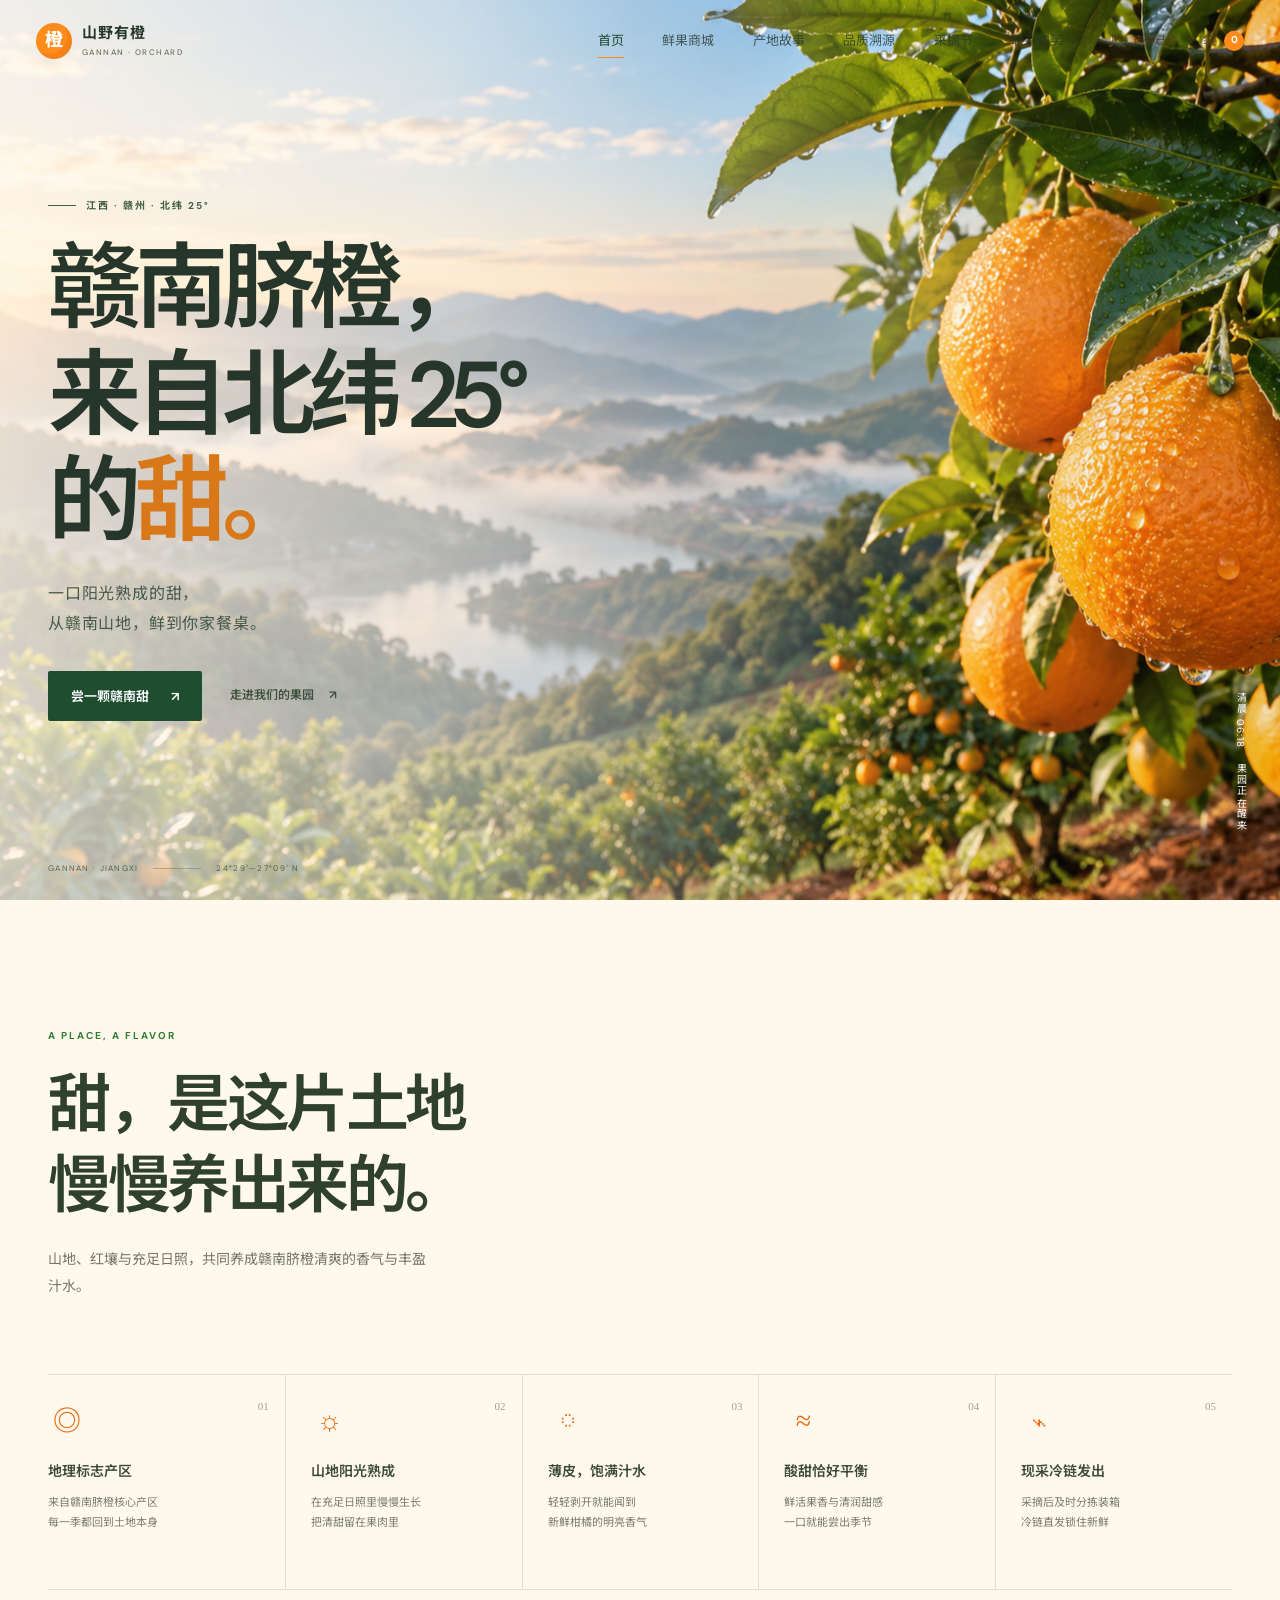
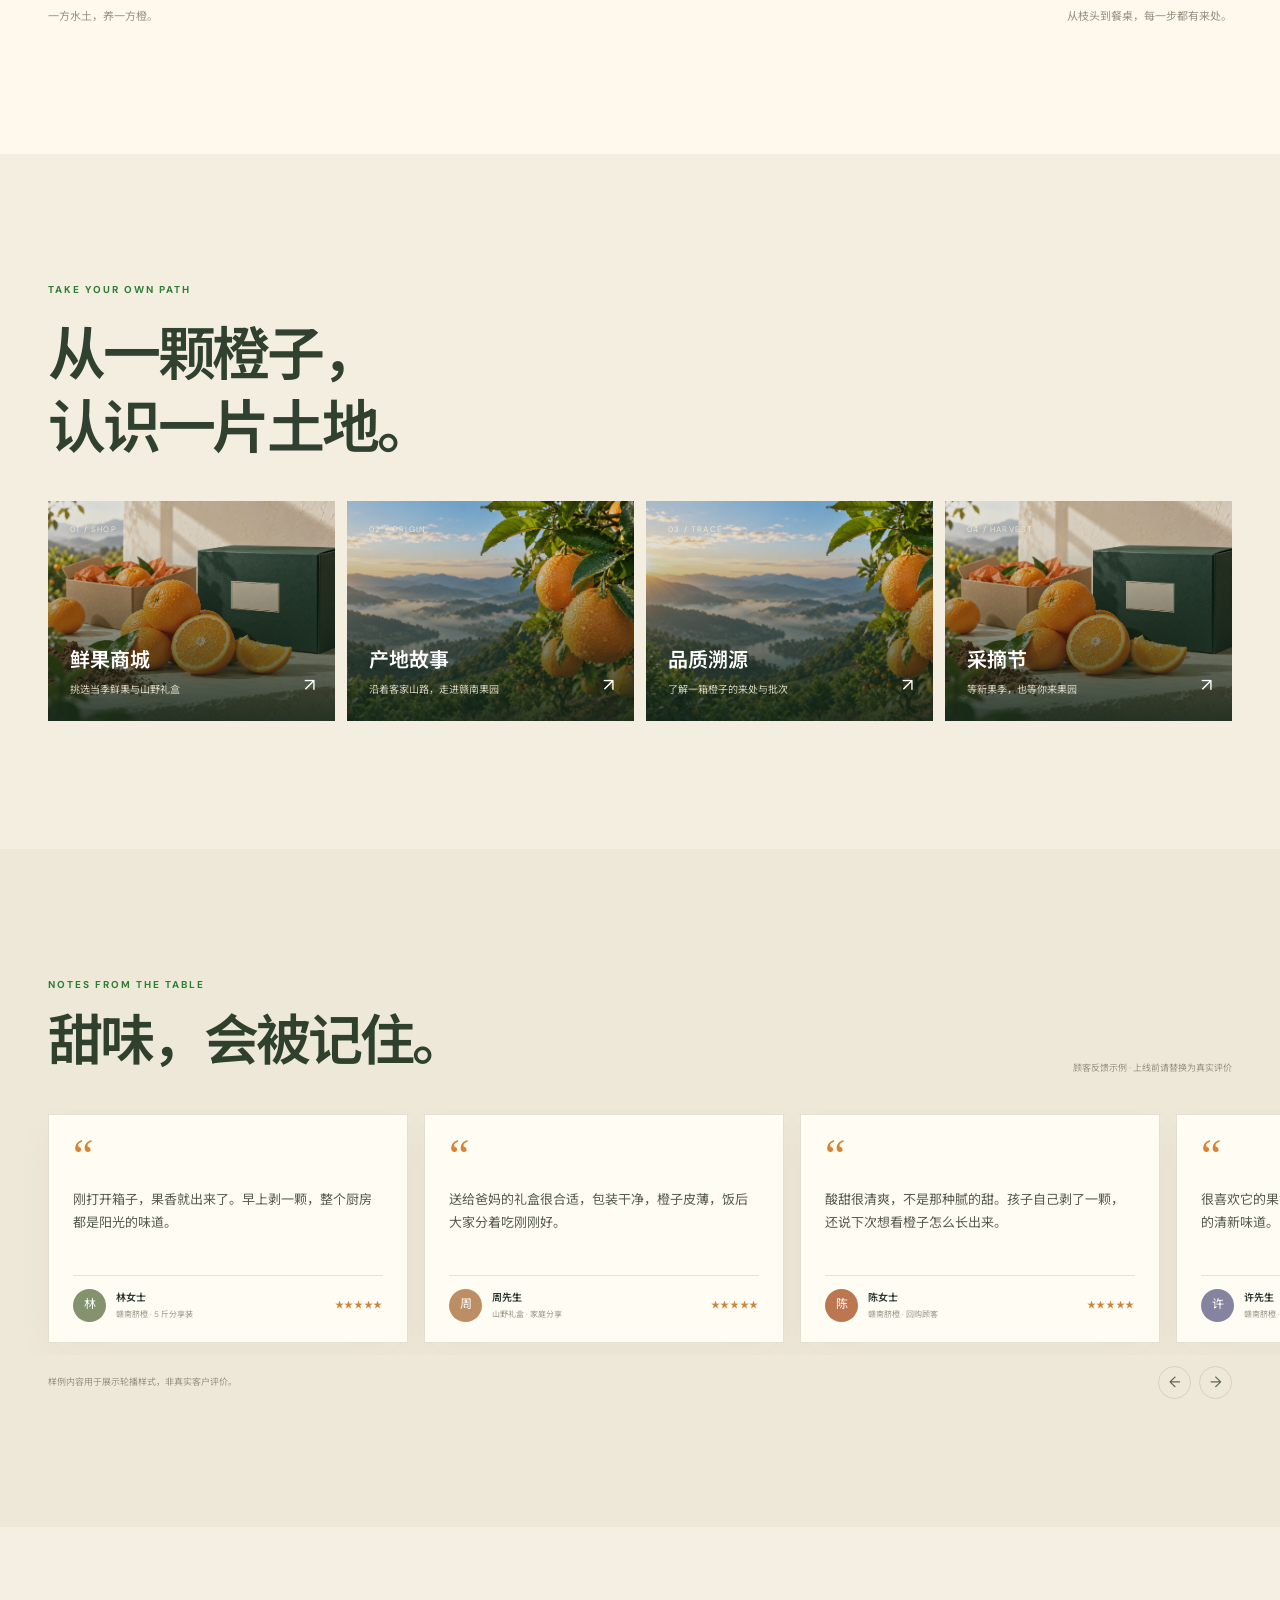
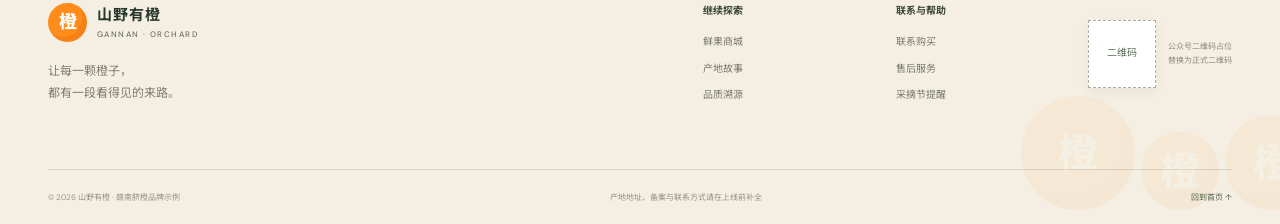
<file: index.html>
<!doctype html>
<html lang="zh-CN">
<head>
  <meta charset="utf-8"><meta name="viewport" content="width=device-width,initial-scale=1,viewport-fit=cover"><meta name="theme-color" content="#fff8ed">
  <meta name="description" content="山野有橙，来自赣南山地果园的脐橙品牌。走进果园，遇见北纬25°的清甜。">
  <title>山野有橙 — 赣南脐橙，来自北纬 25° 的甜</title>
  <link rel="preload" as="image" href="assets/gannan-orchard-hero.png" fetchpriority="high"><link rel="stylesheet" href="styles.css">
  <script src="site-shell.js" defer></script><script src="script.js" defer></script>
</head>
<body data-page="home">
  <a class="skip-link" href="#main">跳转到主要内容</a><div class="juice-progress" aria-hidden="true"><span id="scrollProgress"></span></div>
  <div id="siteHeader"></div>
  <div class="intro" id="intro" aria-label="欢迎来到山野有橙" role="status"><div class="intro-fruit" aria-hidden="true"><span></span><i></i></div><p>山野有橙 <span>·</span> 一颗来自赣南的甜</p><button class="intro-skip" id="skipIntro" type="button">跳过动画</button></div>
  <main id="main">
    <section class="hero" id="home" aria-labelledby="heroTitle"><div class="hero-photo" aria-hidden="true"></div><div class="hero-glow" aria-hidden="true"></div><div class="hero-content wrap"><p class="eyebrow"><span class="eyebrow-line"></span>江西 · 赣州 · 北纬 25°</p><h1 id="heroTitle">赣南脐橙，<br>来自北纬 25°<br>的<span>甜。</span></h1><p class="hero-copy">一口阳光熟成的甜，<br>从赣南山地，鲜到你家餐桌。</p><div class="hero-ctas"><a class="button button-dark" href="store.html">尝一颗赣南甜 <span aria-hidden="true">↗</span></a><a class="text-link light-link" href="origin.html">走进我们的果园 <span aria-hidden="true">↗</span></a></div></div><div class="hero-note" aria-hidden="true"><span>GANNAN · JIANGXI</span><i></i><span>24°29′—27°09′ N</span></div><div class="hero-side-caption"><span>清晨 06:18</span><span>果园正在醒来</span></div></section>
    <section class="promise section-pad" aria-labelledby="promiseTitle"><div class="wrap"><div class="section-heading promise-heading reveal"><p class="eyebrow">A PLACE, A FLAVOR</p><h2 id="promiseTitle">甜，是这片土地<br>慢慢养出来的。</h2><p class="section-intro">山地、红壤与充足日照，共同养成赣南脐橙清爽的香气与丰盈汁水。</p></div><div class="promise-grid"><article class="promise-item reveal"><span class="promise-no">01</span><span class="promise-symbol" aria-hidden="true">◎</span><h3>地理标志产区</h3><p>来自赣南脐橙核心产区<br>每一季都回到土地本身</p></article><article class="promise-item reveal"><span class="promise-no">02</span><span class="promise-symbol" aria-hidden="true">☼</span><h3>山地阳光熟成</h3><p>在充足日照里慢慢生长<br>把清甜留在果肉里</p></article><article class="promise-item reveal"><span class="promise-no">03</span><span class="promise-symbol" aria-hidden="true">◌</span><h3>薄皮，饱满汁水</h3><p>轻轻剥开就能闻到<br>新鲜柑橘的明亮香气</p></article><article class="promise-item reveal"><span class="promise-no">04</span><span class="promise-symbol" aria-hidden="true">≈</span><h3>酸甜恰好平衡</h3><p>鲜活果香与清润甜感<br>一口就能尝出季节</p></article><article class="promise-item reveal"><span class="promise-no">05</span><span class="promise-symbol" aria-hidden="true">⌁</span><h3>现采冷链发出</h3><p>采摘后及时分拣装箱<br>冷链直发锁住新鲜</p></article></div><div class="promise-foot"><span>一方水土，养一方橙。</span><span>从枝头到餐桌，每一步都有来处。</span></div></div></section>
    <section class="page-gateways section-pad" aria-labelledby="gatewaysTitle"><div class="wrap"><div class="gateway-heading reveal"><p class="eyebrow">TAKE YOUR OWN PATH</p><h2 id="gatewaysTitle">从一颗橙子，<br>认识一片土地。</h2></div><div class="gateway-grid"><a class="gateway-card gateway-shop reveal" href="store.html"><span>01 / SHOP</span><h3>鲜果商城</h3><p>挑选当季鲜果与山野礼盒</p><b aria-hidden="true">↗</b></a><a class="gateway-card gateway-origin reveal" href="origin.html"><span>02 / ORIGIN</span><h3>产地故事</h3><p>沿着客家山路，走进赣南果园</p><b aria-hidden="true">↗</b></a><a class="gateway-card gateway-trace reveal" href="trace.html"><span>03 / TRACE</span><h3>品质溯源</h3><p>了解一箱橙子的来处与批次</p><b aria-hidden="true">↗</b></a><a class="gateway-card gateway-harvest reveal" href="harvest.html"><span>04 / HARVEST</span><h3>采摘节</h3><p>等新果季，也等你来果园</p><b aria-hidden="true">↗</b></a></div></div></section>
    <section class="voices section-pad" id="voices" aria-labelledby="voicesTitle"><div class="wrap voices-head reveal"><div><p class="eyebrow">NOTES FROM THE TABLE</p><h2 id="voicesTitle">甜味，会被记住。</h2></div><span>顾客反馈示例 · 上线前请替换为真实评价</span></div><div class="review-viewport" id="reviewViewport" tabindex="0" aria-label="顾客评价轮播，可拖动浏览"><div class="review-track" id="reviewTrack"><article class="review-card"><span class="review-mark">“</span><p>刚打开箱子，果香就出来了。早上剥一颗，整个厨房都是阳光的味道。</p><div class="review-person"><span class="avatar avatar-1">林</span><span><b>林女士</b><small>赣南脐橙 · 5 斤分享装</small></span><span class="review-stars" aria-label="5 星">★★★★★</span></div></article><article class="review-card"><span class="review-mark">“</span><p>送给爸妈的礼盒很合适，包装干净，橙子皮薄，饭后大家分着吃刚刚好。</p><div class="review-person"><span class="avatar avatar-2">周</span><span><b>周先生</b><small>山野礼盒 · 家庭分享</small></span><span class="review-stars" aria-label="5 星">★★★★★</span></div></article><article class="review-card"><span class="review-mark">“</span><p>酸甜很清爽，不是那种腻的甜。孩子自己剥了一颗，还说下次想看橙子怎么长出来。</p><div class="review-person"><span class="avatar avatar-3">陈</span><span><b>陈女士</b><small>赣南脐橙 · 回购顾客</small></span><span class="review-stars" aria-label="5 星">★★★★★</span></div></article><article class="review-card"><span class="review-mark">“</span><p>很喜欢它的果香，橙皮放在桌边几天，家里也有淡淡的清新味道。</p><div class="review-person"><span class="avatar avatar-4">许</span><span><b>许先生</b><small>赣南脐橙 · 5 斤分享装</small></span><span class="review-stars" aria-label="5 星">★★★★★</span></div></article></div></div><div class="wrap reviews-foot"><span>样例内容用于展示轮播样式，非真实客户评价。</span><div><button id="reviewPrev" type="button" aria-label="上一条评价">←</button><button id="reviewNext" type="button" aria-label="下一条评价">→</button></div></div></section>
  </main>
  <div id="siteFooter"></div><div class="toast" id="toast" role="status" aria-live="polite"></div><div class="juice-cursor" id="juiceCursor" aria-hidden="true"></div>
</body></html>
</file>
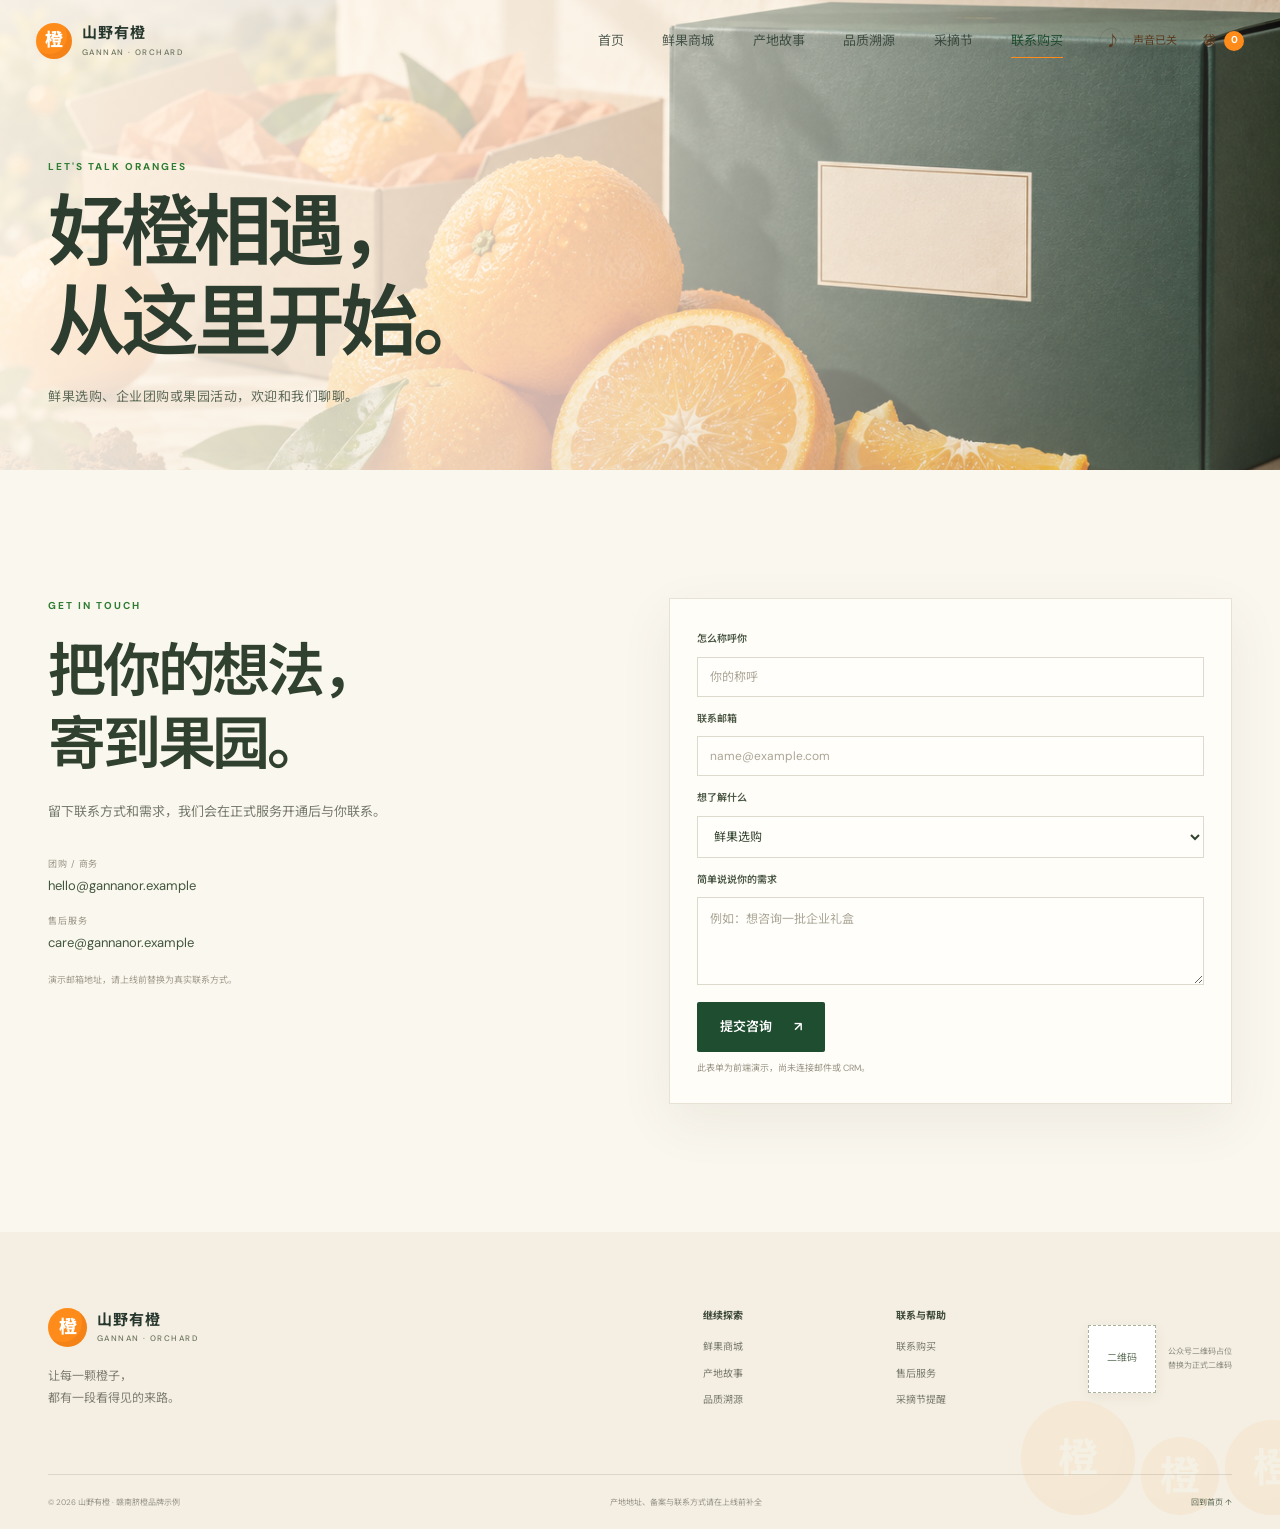
<file: contact.html>
<!doctype html>
<html lang="zh-CN"><head><meta charset="utf-8"><meta name="viewport" content="width=device-width,initial-scale=1,viewport-fit=cover"><meta name="theme-color" content="#fff8ed"><meta name="description" content="联系山野有橙，咨询鲜果购买、企业团购及采摘活动。"><title>联系购买 — 山野有橙</title><link rel="stylesheet" href="styles.css"><script src="site-shell.js" defer></script><script src="script.js" defer></script></head>
<body data-page="contact"><a class="skip-link" href="#main">跳转到主要内容</a><div class="juice-progress" aria-hidden="true"><span id="scrollProgress"></span></div><div id="siteHeader"></div>
<main id="main"><section class="inner-hero contact-mast"><div class="wrap inner-hero-copy"><p class="eyebrow">LET'S TALK ORANGES</p><h1>好橙相遇，<br>从这里开始。</h1><p>鲜果选购、企业团购或果园活动，欢迎和我们聊聊。</p></div></section>
<section class="contact-section section-pad"><div class="wrap contact-layout"><div class="contact-copy"><p class="eyebrow">GET IN TOUCH</p><h2>把你的想法，<br>寄到果园。</h2><p>留下联系方式和需求，我们会在正式服务开通后与你联系。</p><div class="contact-detail"><span>团购 / 商务</span><a href="mailto:hello@gannanor.example">hello@gannanor.example</a></div><div class="contact-detail"><span>售后服务</span><a href="mailto:care@gannanor.example">care@gannanor.example</a></div><small>演示邮箱地址，请上线前替换为真实联系方式。</small></div><form class="contact-form" id="contactForm"><label for="contactName">怎么称呼你</label><input id="contactName" name="name" autocomplete="name" placeholder="你的称呼" required><label for="contactEmail">联系邮箱</label><input id="contactEmail" name="email" type="email" autocomplete="email" placeholder="name@example.com" required><label for="contactNeed">想了解什么</label><select id="contactNeed" name="need"><option>鲜果选购</option><option>企业团购</option><option>果园采摘</option><option>品牌合作</option></select><label for="contactMessage">简单说说你的需求</label><textarea id="contactMessage" name="message" rows="4" placeholder="例如：想咨询一批企业礼盒"></textarea><button class="button button-dark" type="submit">提交咨询 <span aria-hidden="true">↗</span></button><p class="form-feedback" id="formFeedback" role="status" aria-live="polite">此表单为前端演示，尚未连接邮件或 CRM。</p></form></div></section></main>
<div id="siteFooter"></div><div class="toast" id="toast" role="status" aria-live="polite"></div><div class="juice-cursor" id="juiceCursor" aria-hidden="true"></div></body></html>
</file>
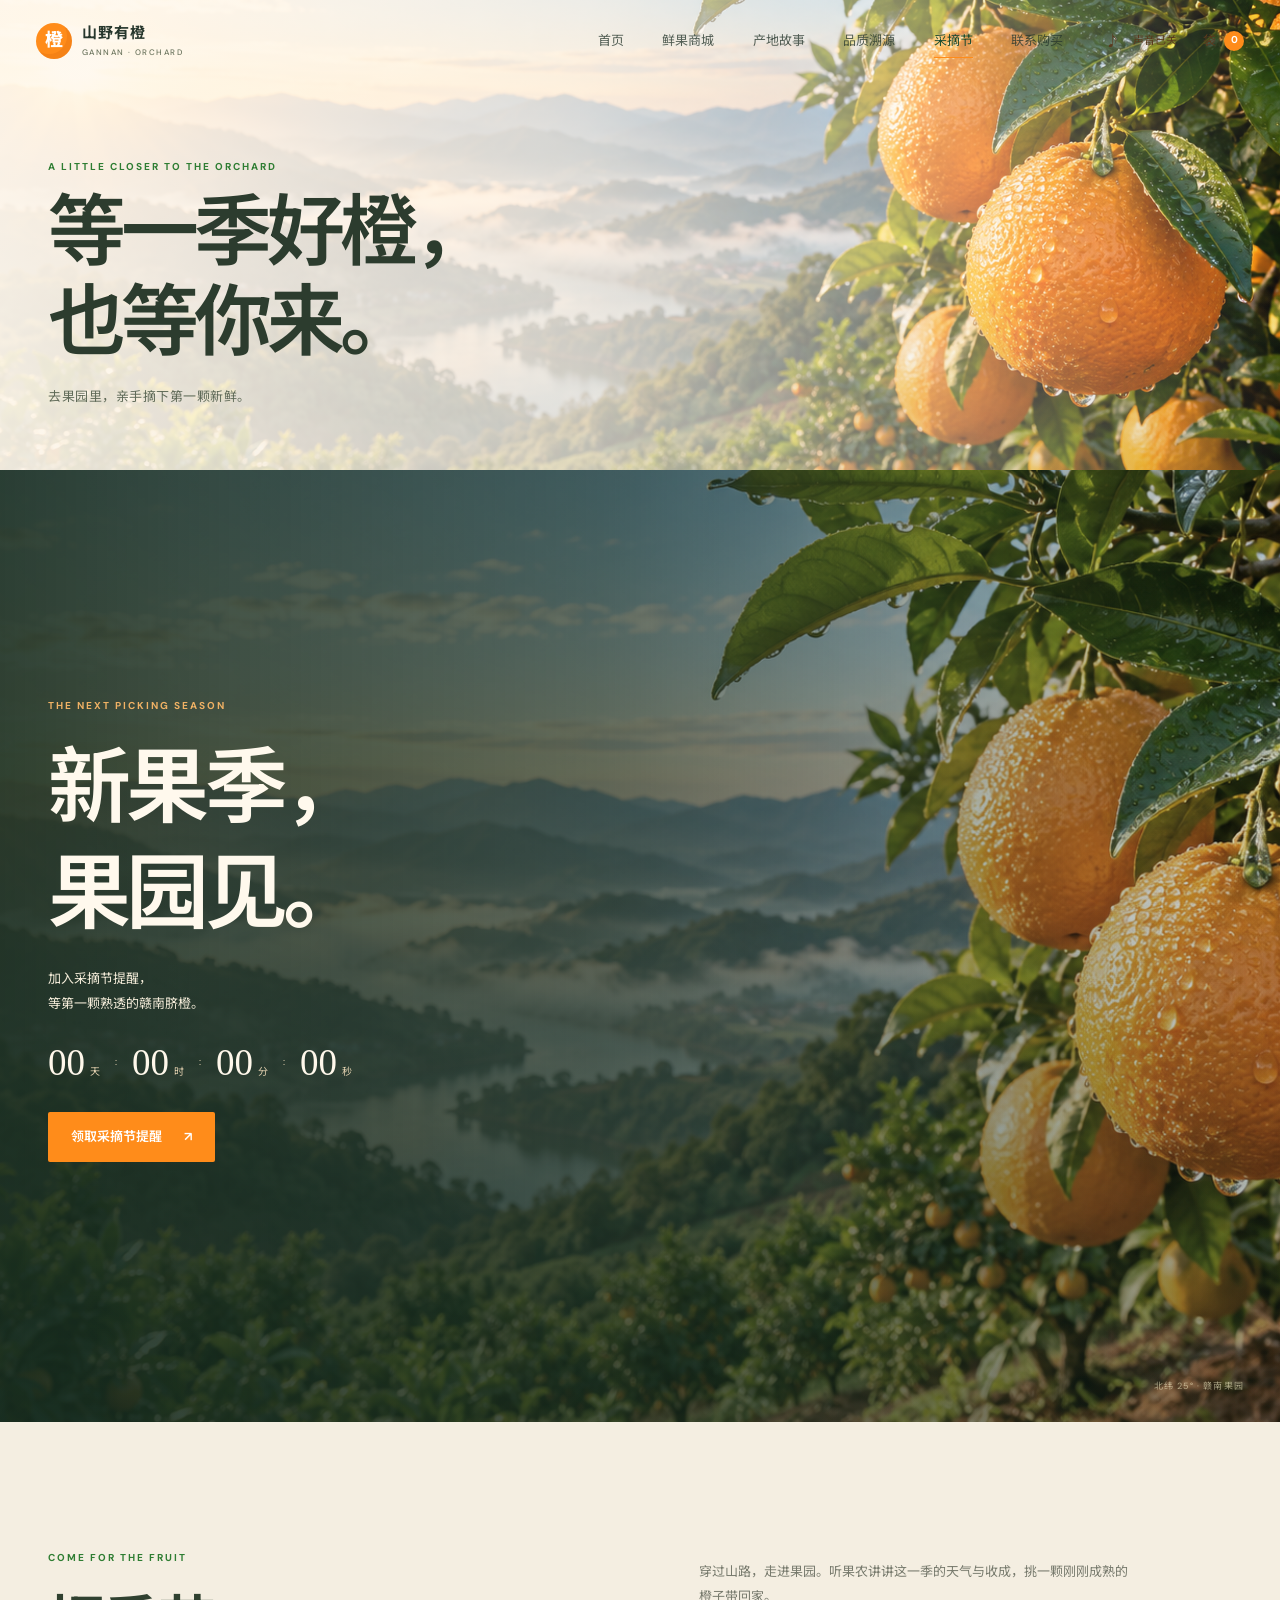
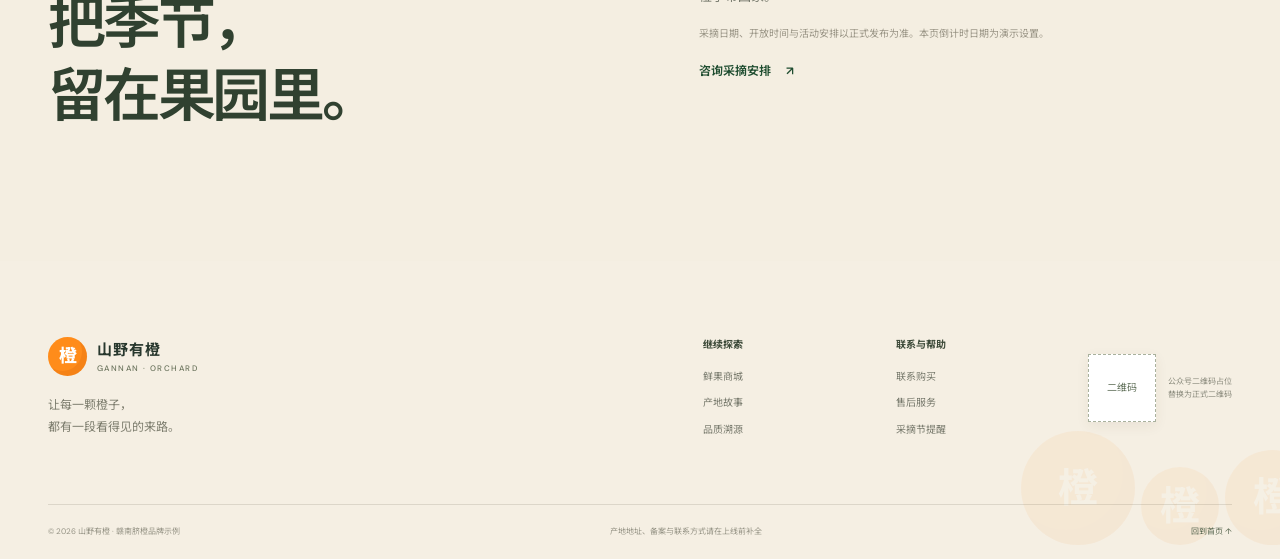
<file: harvest.html>
<!doctype html>
<html lang="zh-CN"><head><meta charset="utf-8"><meta name="viewport" content="width=device-width,initial-scale=1,viewport-fit=cover"><meta name="theme-color" content="#fff8ed"><meta name="description" content="加入赣南脐橙采摘节提醒，等待新果季启程。"><title>采摘节 — 山野有橙</title><link rel="stylesheet" href="styles.css"><script src="site-shell.js" defer></script><script src="script.js" defer></script></head>
<body data-page="harvest"><a class="skip-link" href="#main">跳转到主要内容</a><div class="juice-progress" aria-hidden="true"><span id="scrollProgress"></span></div><div id="siteHeader"></div>
<main id="main"><section class="inner-hero harvest-mast"><div class="wrap inner-hero-copy"><p class="eyebrow">A LITTLE CLOSER TO THE ORCHARD</p><h1>等一季好橙，<br>也等你来。</h1><p>去果园里，亲手摘下第一颗新鲜。</p></div></section>
<section class="harvest section-pad" id="harvest" aria-labelledby="harvestTitle"><div class="harvest-photo" aria-hidden="true"></div><div class="harvest-overlay" aria-hidden="true"></div><div class="harvest-particles" id="harvestParticles" aria-hidden="true"></div><div class="wrap harvest-content reveal"><p class="eyebrow">THE NEXT PICKING SEASON</p><h2 id="harvestTitle">新果季，<br>果园见。</h2><p>加入采摘节提醒，<br>等第一颗熟透的赣南脐橙。</p><div class="countdown" aria-label="采摘节倒计时"><div><b id="countDays">--</b><span>天</span></div><i>:</i><div><b id="countHours">--</b><span>时</span></div><i>:</i><div><b id="countMinutes">--</b><span>分</span></div><i>:</i><div><b id="countSeconds">--</b><span>秒</span></div></div><button class="button button-orange" id="couponButton" type="button">领取采摘节提醒 <span aria-hidden="true">↗</span></button><p class="harvest-feedback" id="couponFeedback" role="status" aria-live="polite"></p></div><span class="harvest-coordinate" aria-hidden="true">北纬 25° · 赣南果园</span></section>
<section class="harvest-details section-pad"><div class="wrap harvest-detail-grid"><div><p class="eyebrow">COME FOR THE FRUIT</p><h2>把季节，<br>留在果园里。</h2></div><div><p>穿过山路，走进果园。听果农讲讲这一季的天气与收成，挑一颗刚刚成熟的橙子带回家。</p><p class="harvest-detail-note">采摘日期、开放时间与活动安排以正式发布为准。本页倒计时日期为演示设置。</p><a class="text-link" href="contact.html">咨询采摘安排 <span aria-hidden="true">↗</span></a></div></div></section></main>
<div id="siteFooter"></div><div class="toast" id="toast" role="status" aria-live="polite"></div><div class="juice-cursor" id="juiceCursor" aria-hidden="true"></div></body></html>
</file>
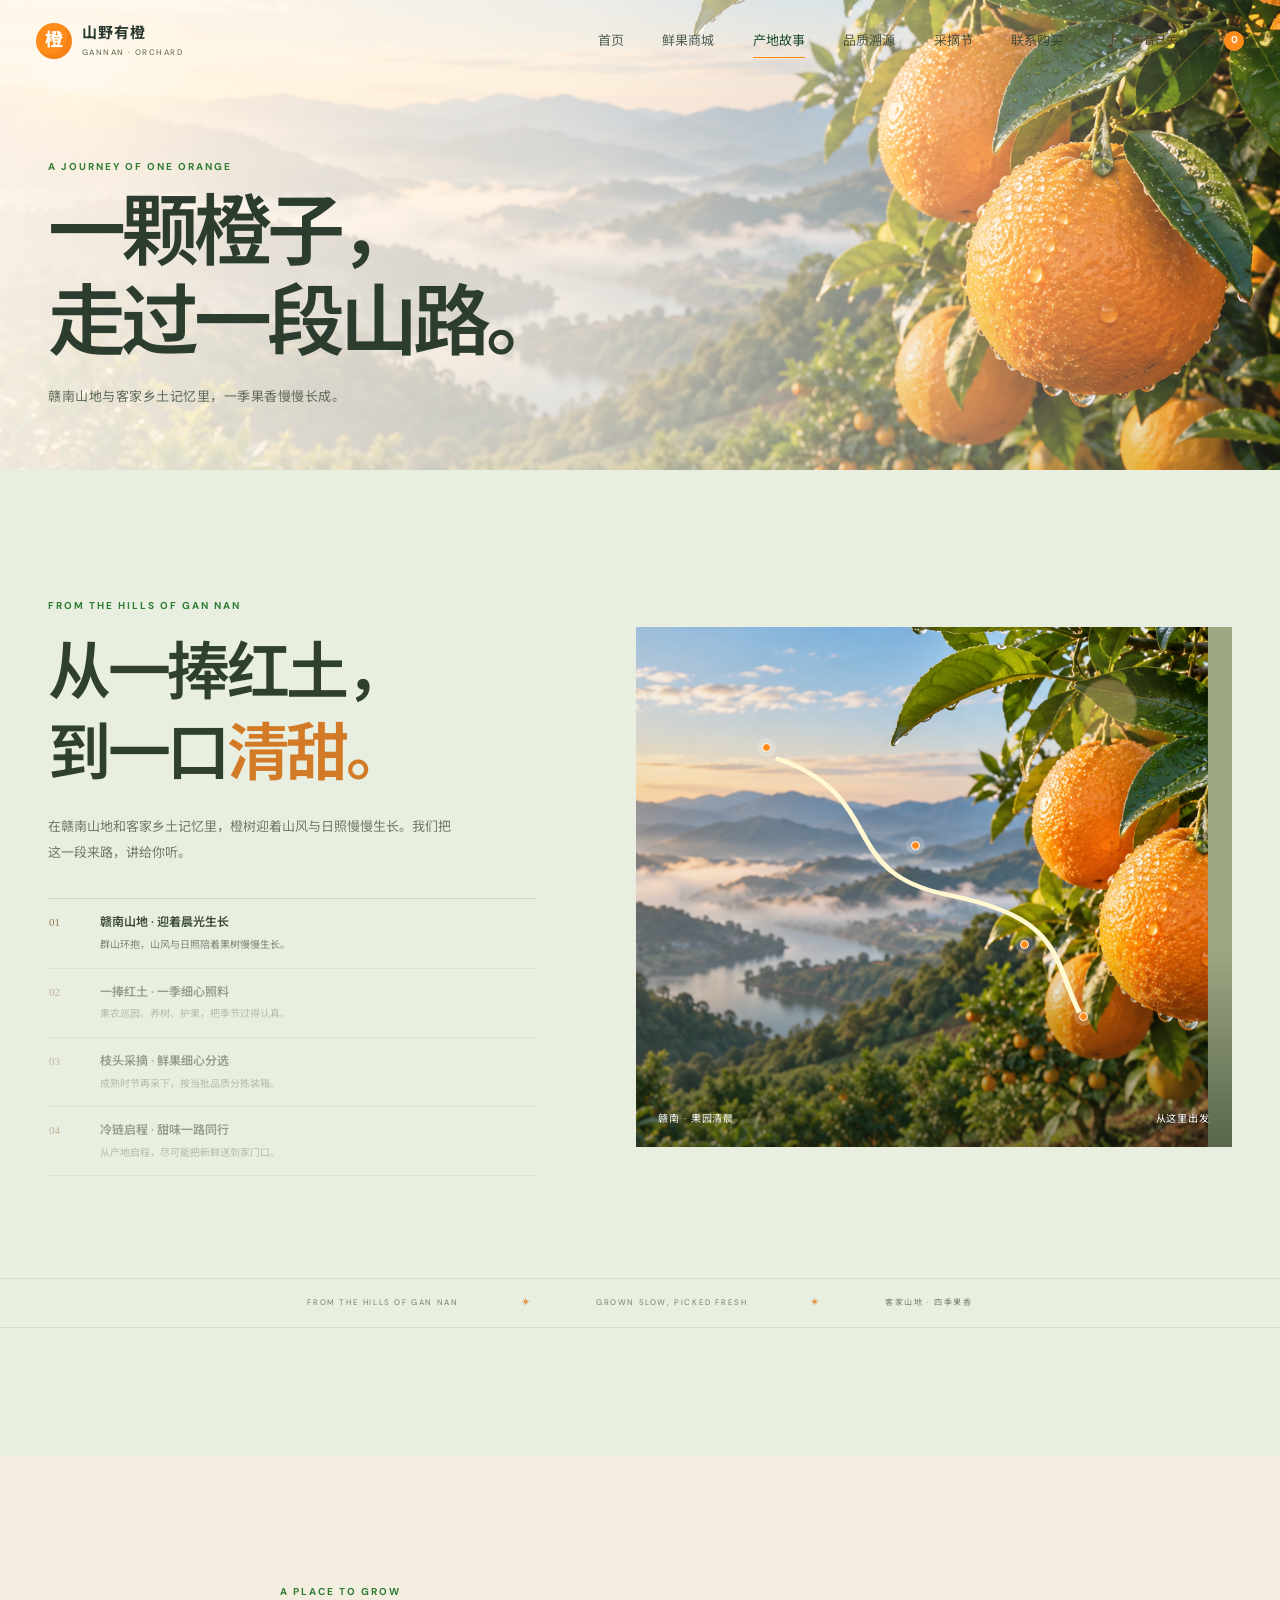
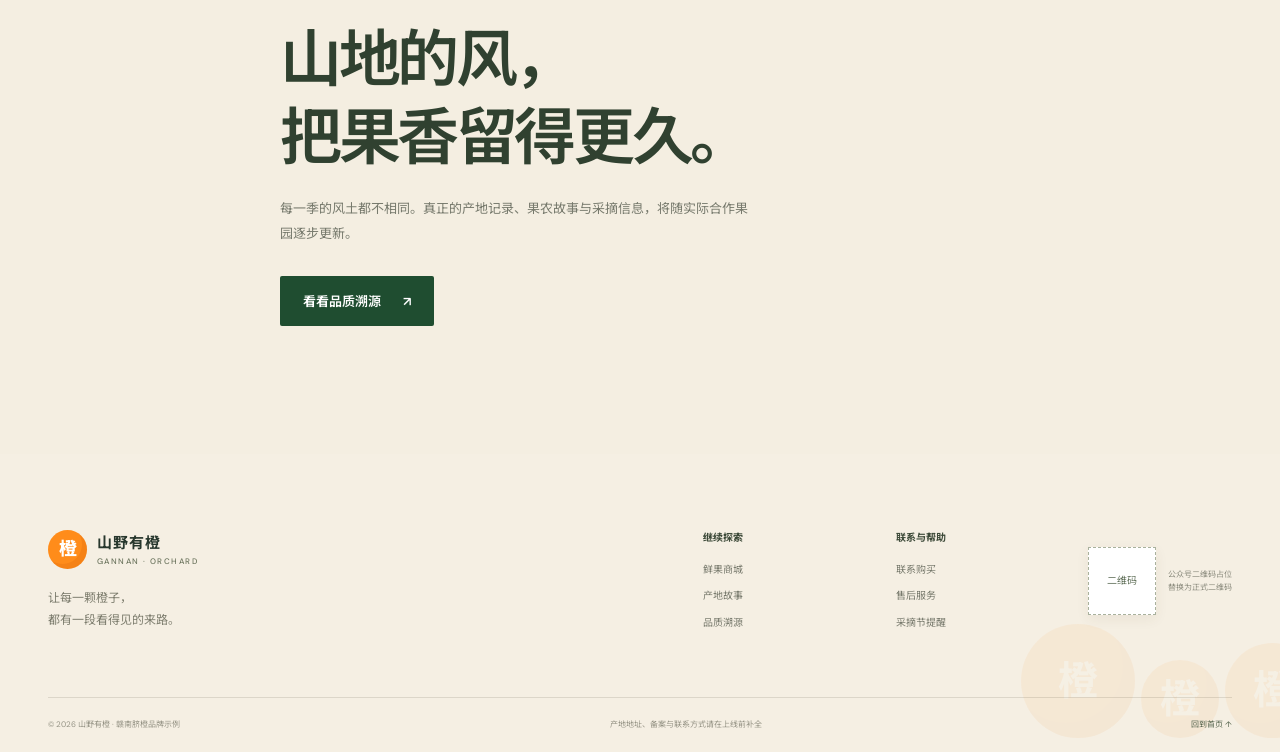
<file: origin.html>
<!doctype html>
<html lang="zh-CN"><head><meta charset="utf-8"><meta name="viewport" content="width=device-width,initial-scale=1,viewport-fit=cover"><meta name="theme-color" content="#fff8ed"><meta name="description" content="沿着客家山路，走进赣南山地果园，看一颗脐橙从枝头到餐桌。"><title>产地故事 — 山野有橙</title><link rel="stylesheet" href="styles.css"><script src="site-shell.js" defer></script><script src="script.js" defer></script></head>
<body data-page="origin"><a class="skip-link" href="#main">跳转到主要内容</a><div class="juice-progress" aria-hidden="true"><span id="scrollProgress"></span></div><div id="siteHeader"></div>
<main id="main"><section class="inner-hero origin-mast"><div class="wrap inner-hero-copy"><p class="eyebrow">A JOURNEY OF ONE ORANGE</p><h1>一颗橙子，<br>走过一段山路。</h1><p>赣南山地与客家乡土记忆里，一季果香慢慢长成。</p></div></section>
<section class="story section-pad" id="story" aria-labelledby="storyTitle"><div class="wrap story-layout"><div class="story-copy reveal"><p class="eyebrow">FROM THE HILLS OF GAN NAN</p><h2 id="storyTitle">从一捧红土，<br>到一口<span>清甜。</span></h2><p class="story-intro">在赣南山地和客家乡土记忆里，橙树迎着山风与日照慢慢生长。我们把这一段来路，讲给你听。</p><ol class="story-steps" id="storySteps"><li class="is-current"><span>01</span><div><h3>赣南山地 · 迎着晨光生长</h3><p>群山环抱，山风与日照陪着果树慢慢生长。</p></div></li><li><span>02</span><div><h3>一捧红土 · 一季细心照料</h3><p>果农巡园、养树、护果，把季节过得认真。</p></div></li><li><span>03</span><div><h3>枝头采摘 · 鲜果细心分选</h3><p>成熟时节再采下，按当批品质分拣装箱。</p></div></li><li><span>04</span><div><h3>冷链启程 · 甜味一路同行</h3><p>从产地启程，尽可能把新鲜送到家门口。</p></div></li></ol></div><div class="story-visual reveal"><img src="assets/gannan-orchard-hero.png" alt="晨光穿过赣南山地果园，枝头挂着成熟的脐橙" loading="lazy"><div class="story-image-tint"></div><div class="story-route" aria-hidden="true"><span class="route-dot"></span><span class="route-dot"></span><span class="route-dot"></span><span class="route-dot"></span><svg viewBox="0 0 100 100" preserveAspectRatio="none"><path d="M15 18 C40 28 28 48 53 54 S76 70 82 85"/></svg></div><div class="story-image-caption"><span>赣南 · 果园清晨</span><span>从这里出发</span></div><span class="story-sun" aria-hidden="true"></span></div></div><div class="story-band" aria-hidden="true"><span>FROM THE HILLS OF GAN NAN</span><i>✳</i><span>GROWN SLOW, PICKED FRESH</span><i>✳</i><span>客家山地 · 四季果香</span></div></section>
<section class="origin-note section-pad"><div class="wrap origin-note-inner"><p class="eyebrow">A PLACE TO GROW</p><h2>山地的风，<br>把果香留得更久。</h2><p>每一季的风土都不相同。真正的产地记录、果农故事与采摘信息，将随实际合作果园逐步更新。</p><a class="button button-dark" href="trace.html">看看品质溯源 <span aria-hidden="true">↗</span></a></div></section></main>
<div id="siteFooter"></div><div class="toast" id="toast" role="status" aria-live="polite"></div><div class="juice-cursor" id="juiceCursor" aria-hidden="true"></div></body></html>
</file>
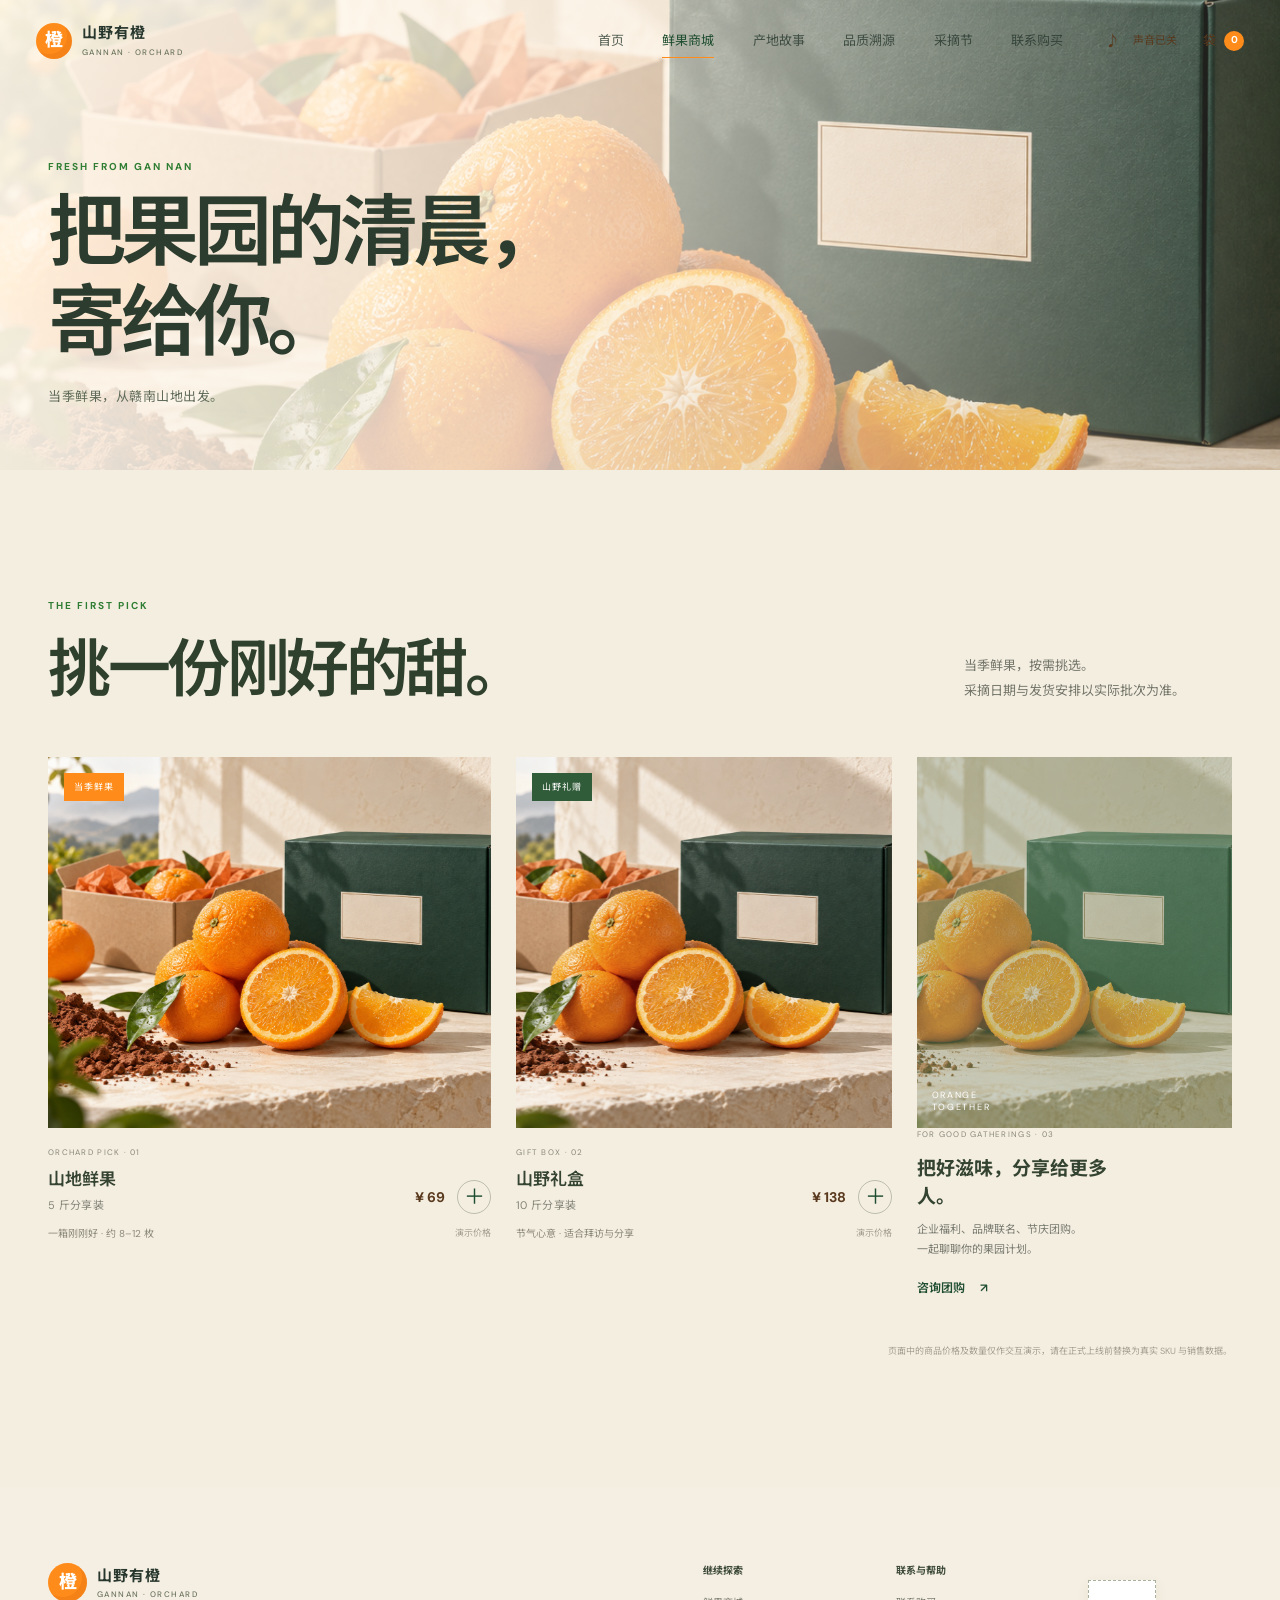
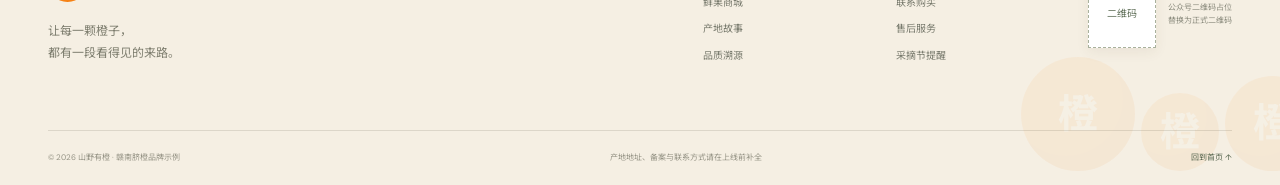
<file: store.html>
<!doctype html>
<html lang="zh-CN"><head><meta charset="utf-8"><meta name="viewport" content="width=device-width,initial-scale=1,viewport-fit=cover"><meta name="theme-color" content="#fff8ed"><meta name="description" content="选购赣南脐橙当季鲜果与山野礼盒。"><title>鲜果商城 — 山野有橙</title><link rel="stylesheet" href="styles.css"><script src="site-shell.js" defer></script><script src="script.js" defer></script></head>
<body data-page="store"><a class="skip-link" href="#main">跳转到主要内容</a><div class="juice-progress" aria-hidden="true"><span id="scrollProgress"></span></div><div id="siteHeader"></div>
<main id="main"><section class="inner-hero store-mast"><div class="wrap inner-hero-copy"><p class="eyebrow">FRESH FROM GAN NAN</p><h1>把果园的清晨，<br>寄给你。</h1><p>当季鲜果，从赣南山地出发。</p></div></section>
<section class="shop section-pad" id="shop" aria-labelledby="shopTitle"><div class="wrap"><div class="shop-head"><div><p class="eyebrow">THE FIRST PICK</p><h2 id="shopTitle">挑一份刚好的甜。</h2></div><p>当季鲜果，按需挑选。<br>采摘日期与发货安排以实际批次为准。</p></div><div class="product-grid">
<article class="product-card product-feature reveal" data-product="山地鲜果 · 5 斤装" data-price="¥ 69"><button class="product-visual visual-orange" type="button" aria-label="拖动查看赣南脐橙"><img src="assets/gannan-orange-product.png" alt="阳光下的赣南脐橙与红土" loading="lazy"><span class="drag-hint">按住拖动 · 看看果皮的光</span><span class="product-stamp">当季鲜果</span><span class="splash" aria-hidden="true"></span></button><div class="product-info"><div><p class="product-kicker">ORCHARD PICK · 01</p><h3>山地鲜果 <small>5 斤分享装</small></h3></div><div class="product-buy"><strong>¥ 69</strong><button class="add-button" type="button" aria-label="山地鲜果 5 斤装，加入购物袋" data-add>＋</button></div></div><p class="product-note">一箱刚刚好 · 约 8–12 枚 <span>演示价格</span></p></article>
<article class="product-card reveal" data-product="山野礼盒 · 10 斤装" data-price="¥ 138"><button class="product-visual visual-gift" type="button" aria-label="拖动查看赣南脐橙礼盒"><img src="assets/gannan-orange-product.png" alt="赣南脐橙礼盒与切开的鲜果" loading="lazy"><span class="drag-hint">按住拖动 · 看看果皮的光</span><span class="product-stamp stamp-green">山野礼赠</span><span class="splash" aria-hidden="true"></span></button><div class="product-info"><div><p class="product-kicker">GIFT BOX · 02</p><h3>山野礼盒 <small>10 斤分享装</small></h3></div><div class="product-buy"><strong>¥ 138</strong><button class="add-button" type="button" aria-label="山野礼盒 10 斤装，加入购物袋" data-add>＋</button></div></div><p class="product-note">节气心意 · 适合拜访与分享 <span>演示价格</span></p></article>
<article class="group-buy reveal"><div class="group-art"><img src="assets/gannan-orange-product.png" alt="赣南脐橙礼盒静物" loading="lazy"><span>ORANGE<br>TOGETHER</span></div><p class="product-kicker">FOR GOOD GATHERINGS · 03</p><h3>把好滋味，分享给更多人。</h3><p>企业福利、品牌联名、节庆团购。<br>一起聊聊你的果园计划。</p><a class="text-link" href="contact.html">咨询团购 <span aria-hidden="true">↗</span></a></article>
</div><p class="shop-disclaimer">页面中的商品价格及数量仅作交互演示，请在正式上线前替换为真实 SKU 与销售数据。</p></div></section></main>
<div id="siteFooter"></div><div class="toast" id="toast" role="status" aria-live="polite"></div><div class="juice-cursor" id="juiceCursor" aria-hidden="true"></div></body></html>
</file>
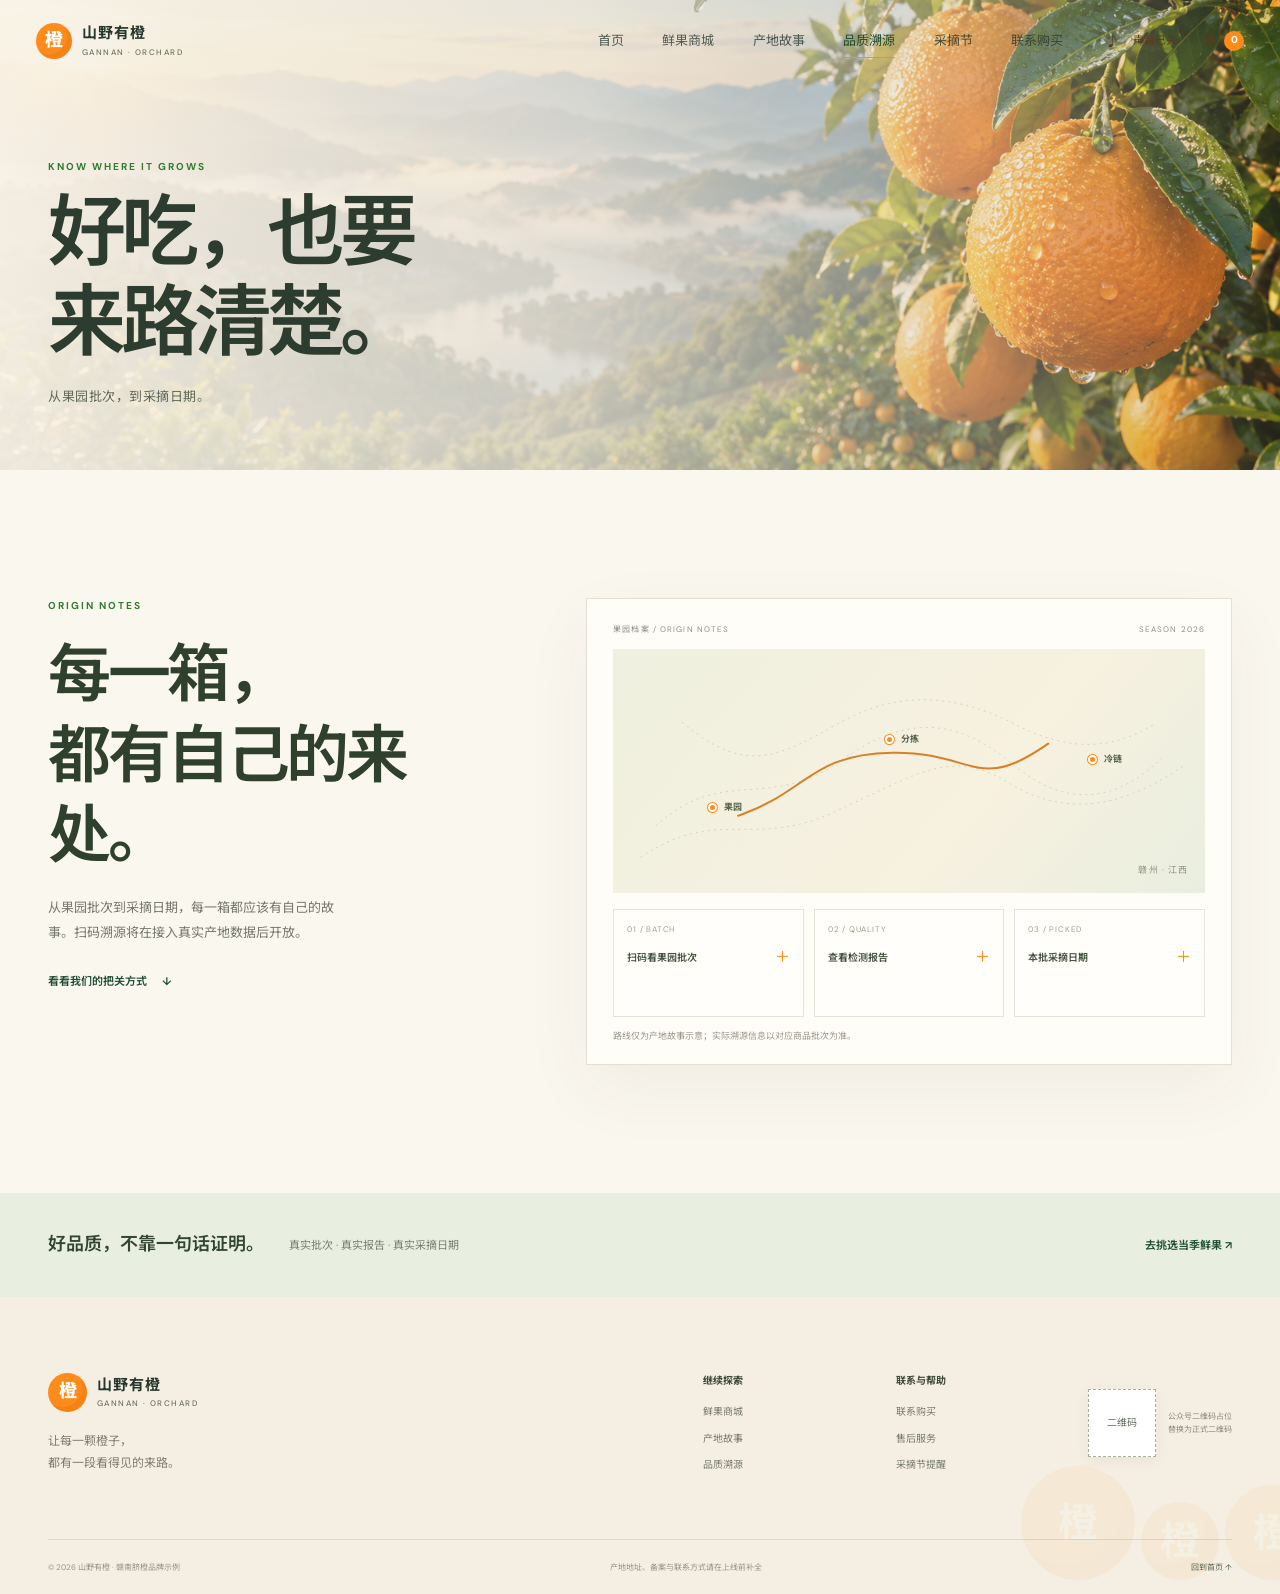
<file: trace.html>
<!doctype html>
<html lang="zh-CN"><head><meta charset="utf-8"><meta name="viewport" content="width=device-width,initial-scale=1,viewport-fit=cover"><meta name="theme-color" content="#fff8ed"><meta name="description" content="了解赣南脐橙的产地批次、检测报告与采摘日期信息。"><title>品质溯源 — 山野有橙</title><link rel="stylesheet" href="styles.css"><script src="site-shell.js" defer></script><script src="script.js" defer></script></head>
<body data-page="trace"><a class="skip-link" href="#main">跳转到主要内容</a><div class="juice-progress" aria-hidden="true"><span id="scrollProgress"></span></div><div id="siteHeader"></div>
<main id="main"><section class="inner-hero trace-mast"><div class="wrap inner-hero-copy"><p class="eyebrow">KNOW WHERE IT GROWS</p><h1>好吃，也要<br>来路清楚。</h1><p>从果园批次，到采摘日期。</p></div></section>
<section class="trace section-pad" id="trace" aria-labelledby="traceTitle"><div class="wrap trace-layout"><div class="trace-lead reveal"><p class="eyebrow">ORIGIN NOTES</p><h2 id="traceTitle">每一箱，<br>都有自己的来处。</h2><p>从果园批次到采摘日期，每一箱都应该有自己的故事。扫码溯源将在接入真实产地数据后开放。</p><a class="text-link" href="#qualityDetails">看看我们的把关方式 <span aria-hidden="true">↓</span></a></div><div class="trace-board reveal" id="qualityDetails"><div class="trace-topline"><span>果园档案 / ORIGIN NOTES</span><span>SEASON 2026</span></div><div class="trace-map" aria-label="赣南果园至冷链发出的路线示意图"><svg viewBox="0 0 520 240" role="img" aria-label="赣南山地果园至分拣点，再到冷链发出的示意路线"><path class="map-contour" d="M11 174C77 114 122 160 191 111S309 69 363 114s104 35 147-8M-4 205c75-51 109-8 189-44s115-65 172-30 112 26 173-16M37 72c62 53 95 34 154 1s114-29 173 1 100 23 139-1"/><path class="map-route" d="M92 164C160 141 163 103 244 102S326 143 397 93"/></svg><span class="map-node node-a"><i></i><b>果园</b></span><span class="map-node node-b"><i></i><b>分拣</b></span><span class="map-node node-c"><i></i><b>冷链</b></span><span class="map-label">赣州 · 江西</span></div><div class="trace-cards"><button class="trace-card" type="button" aria-expanded="false"><span class="trace-card-no">01 / BATCH</span><span class="trace-card-title">扫码看果园批次 <b>＋</b></span><span class="trace-card-detail">接入正式溯源系统后，展示果园信息与批次流转。</span></button><button class="trace-card" type="button" aria-expanded="false"><span class="trace-card-no">02 / QUALITY</span><span class="trace-card-title">查看检测报告 <b>＋</b></span><span class="trace-card-detail">正式上线时补充对应批次检测机构、报告编号与原件。</span></button><button class="trace-card" type="button" aria-expanded="false"><span class="trace-card-no">03 / PICKED</span><span class="trace-card-title">本批采摘日期 <b>＋</b></span><span class="trace-card-detail">采摘日期随实际发货批次更新，页面示例不代表实时数据。</span></button></div><p class="trace-note">路线仅为产地故事示意；实际溯源信息以对应商品批次为准。</p></div></div></section>
<section class="trace-promise"><div class="wrap"><p>好品质，不靠一句话证明。</p><span>真实批次 · 真实报告 · 真实采摘日期</span><a href="store.html">去挑选当季鲜果 ↗</a></div></section></main>
<div id="siteFooter"></div><div class="toast" id="toast" role="status" aria-live="polite"></div><div class="juice-cursor" id="juiceCursor" aria-hidden="true"></div></body></html>
</file>
<file: styles.css>
/* 山野有橙 — design tokens & responsive foundation */
@import url('https://fonts.googleapis.com/css2?family=DM+Sans:wght@400;500;600;700&family=Noto+Sans+SC:wght@400;500;600;700;800&display=swap');

:root{--orange:#ff8c1a;--orange-deep:#e86d12;--leaf:#2e7d32;--leaf-dark:#1f4d30;--cream:#fff8ed;--paper:#fffdf8;--sky:#bfe3ff;--earth:#5a3a1e;--ink:#27372d;--muted:#797c6f;--line:rgba(72,69,46,.14);--shadow:0 22px 64px rgba(62,53,29,.10);--serif:Georgia,'Times New Roman',serif;--sans:'DM Sans','Noto Sans SC','Microsoft YaHei',sans-serif;--nav-h:82px;--ease:cubic-bezier(.22,.8,.22,1);font-family:var(--sans);color:var(--ink);background:var(--cream);font-synthesis:none;text-rendering:optimizeLegibility}
*{box-sizing:border-box}html{scroll-behavior:smooth;scroll-padding-top:calc(var(--nav-h) + 18px)}body{margin:0;min-width:320px;background:var(--cream);font-size:15px;line-height:1.65;-webkit-font-smoothing:antialiased}body.menu-open{overflow:hidden}img{display:block;max-width:100%}a{color:inherit;text-decoration:none}button{font:inherit;color:inherit}button:focus-visible,a:focus-visible,[tabindex="0"]:focus-visible{outline:3px solid #bd5d0a;outline-offset:4px}.wrap{width:min(1240px,calc(100% - 96px));margin-inline:auto}.section-pad{padding:clamp(86px,10vw,148px) 0}.skip-link{position:fixed;z-index:150;top:12px;left:12px;padding:10px 16px;background:#fff;color:var(--ink);border-radius:4px;transform:translateY(-160%)}.skip-link:focus{transform:translateY(0)}

/* Top juice progress */
.juice-progress{position:fixed;z-index:100;inset:0 0 auto;height:3px;background:transparent}.juice-progress span{display:block;width:100%;height:100%;transform:scaleX(0);transform-origin:left;background:linear-gradient(90deg,#ffbd62,var(--orange),#ef6412);box-shadow:0 0 12px rgba(255,140,26,.5)}

/* Short fruit opening */
.intro{position:fixed;z-index:130;inset:0;display:grid;place-content:center;justify-items:center;gap:24px;background:#f4eddd;transition:opacity .7s var(--ease),visibility .7s}.intro.is-gone{opacity:0;visibility:hidden}.intro p{margin:0;color:var(--earth);font-size:13px;letter-spacing:.12em;opacity:0;animation:introText .5s 1.55s both}.intro p span{color:var(--orange);padding-inline:7px}.intro-skip{position:absolute;right:30px;bottom:28px;padding:10px 13px;border:0;background:none;color:#625c4c;font-size:12px;cursor:pointer}.intro-fruit{position:relative;width:78px;height:78px;border-radius:50%;background:radial-gradient(circle at 35% 28%,#a8ba54 0 9%,transparent 10%),radial-gradient(circle at 42% 35%,#78a849,#d9a627 70%,#ed8920);box-shadow:inset -10px -12px 17px #aa71373b,0 18px 28px #785e3229;animation:fruitRipen 1.4s ease forwards,fruitPop .5s 1.45s var(--ease) both}.intro-fruit:before,.intro-fruit:after{content:"";position:absolute;top:0;left:50%;width:2px;height:100%;background:#f4eddd;transform:translateX(-50%) scaleY(0);transform-origin:center;animation:fruitCut .35s 1.4s ease forwards}.intro-fruit:after{transform:translateX(-50%) rotate(62deg) scaleY(0);animation:fruitCut2 .35s 1.4s ease forwards}.intro-fruit span{position:absolute;inset:31px;border-radius:50%;background:repeating-conic-gradient(#fff6dc 0 9deg,#ffc866 9deg 16deg);opacity:0;animation:showFlesh .35s 1.72s forwards}.intro-fruit i{position:absolute;top:-8px;left:37px;width:11px;height:18px;border-radius:100% 0 100% 0;background:var(--leaf);transform:rotate(25deg)}
@keyframes fruitRipen{0%{filter:hue-rotate(70deg) saturate(.6);transform:scale(.82)}100%{filter:none;transform:scale(1)}}@keyframes fruitCut{to{transform:translateX(-50%) scaleY(1)}}@keyframes fruitCut2{to{transform:translateX(-50%) rotate(62deg) scaleY(1)}}@keyframes fruitPop{60%{transform:scale(1.12)}100%{transform:scale(.92)}}@keyframes showFlesh{to{opacity:1}}@keyframes introText{to{opacity:.85}}

/* Sticky navigation: glass material activates after the hero */
.site-header{position:fixed;z-index:90;top:0;left:0;right:0;height:var(--nav-h);transition:background .35s,border-color .35s,box-shadow .35s;border-bottom:1px solid transparent}.site-header.is-scrolled{background:rgba(255,251,242,.88);border-color:rgba(78,73,52,.10);backdrop-filter:blur(18px) saturate(1.35);-webkit-backdrop-filter:blur(18px) saturate(1.35);box-shadow:0 7px 28px rgba(49,50,31,.05)}.nav-shell{width:min(1360px,calc(100% - 72px));height:100%;margin:auto;display:flex;align-items:center;justify-content:space-between;gap:30px}.brand{display:inline-flex;align-items:center;gap:10px;flex-shrink:0}.brand-mark{width:36px;height:36px;display:grid;place-items:center;border-radius:50%;background:var(--orange);color:white;font-family:var(--sans);font-size:18px;font-weight:800;box-shadow:inset -5px -5px 0 rgba(190,76,0,.16)}.brand-name{font-size:15px;font-weight:700;letter-spacing:.07em;line-height:1.15}.brand-name small{display:block;margin-top:5px;color:#6c755e;font:500 8px/1 var(--sans);letter-spacing:.18em}.nav-links{display:flex;align-items:center;justify-content:center;gap:clamp(20px,3vw,44px);margin-left:auto}.nav-links a{position:relative;padding:8px 0;color:rgba(39,55,45,.78);font-size:13px;transition:color .2s}.nav-links a:after{content:"";position:absolute;left:0;right:0;bottom:1px;height:1px;background:var(--orange);transform:scaleX(0);transform-origin:left;transition:transform .25s}.nav-links a:hover,.nav-links a.active{color:var(--leaf-dark)}.nav-links a.active:after,.nav-links a:hover:after{transform:scaleX(1)}.nav-actions{display:flex;align-items:center;gap:20px}.sound-toggle,.cart-link{height:38px;border:0;background:transparent;display:flex;align-items:center;gap:8px;font-size:11px;color:var(--earth);cursor:pointer}.sound-glyph{width:26px;height:26px;display:grid;place-items:center;border:1px solid var(--line);border-radius:50%;font-size:15px}.sound-toggle[aria-pressed="true"] .sound-glyph{background:#e5ecd9;border-color:#cbd9b9;color:var(--leaf)}.cart-link>span{font-size:13px}.cart-link b{display:grid;place-items:center;min-width:20px;height:20px;border-radius:50%;background:var(--orange);color:white;font-size:10px;transition:transform .3s var(--ease)}.cart-link b.bump{animation:cartBump .45s var(--ease)}@keyframes cartBump{45%{transform:scale(1.48)}100%{transform:scale(1)}}.menu-toggle{display:none}

/* Hero */
.hero{position:relative;min-height:min(790px,100svh);min-height:max(700px,100svh);overflow:hidden;isolation:isolate;background:#becaa9}.hero-photo,.hero-glow{position:absolute;inset:0;z-index:-2}.hero-photo{background-image:linear-gradient(90deg,rgba(255,248,237,.78) 0%,rgba(255,248,237,.53) 35%,rgba(255,248,237,.04) 68%,rgba(20,43,26,.06) 100%),url('assets/gannan-orchard-hero.png');background-size:cover;background-position:center 53%;transform:scale(1.025);will-change:transform}.hero-glow{z-index:-1;pointer-events:none;background:radial-gradient(320px circle at var(--glow-x,69%) var(--glow-y,34%),rgba(255,238,167,.25),transparent 72%)}.hero-content{position:relative;padding-top:clamp(176px,22vh,236px);padding-bottom:110px}.eyebrow{margin:0 0 22px;color:var(--leaf);font-size:10px;font-weight:700;letter-spacing:.2em;line-height:1.5}.hero .eyebrow{display:flex;align-items:center;gap:10px;color:#416147}.eyebrow-line{width:28px;height:1px;background:currentColor}.hero h1{max-width:620px;margin:0;color:#27362a;font-size:clamp(50px,7.3vw,98px);font-weight:600;line-height:1.14;letter-spacing:-.065em;text-wrap:balance}.hero h1 span{position:relative;color:#d87818;font-weight:600}.hero-copy{margin:24px 0 0;color:#48594a;font-size:16px;line-height:1.9;letter-spacing:.05em}.hero-ctas{display:flex;align-items:center;gap:28px;margin-top:32px}.button{position:relative;display:inline-flex;align-items:center;justify-content:center;gap:22px;min-height:50px;padding:0 23px;border:0;overflow:hidden;border-radius:2px;font-size:13px;font-weight:600;cursor:pointer;transition:transform .25s var(--ease),background .25s,box-shadow .25s}.button:before{content:"";position:absolute;inset:-1px;background:linear-gradient(110deg,transparent 25%,rgba(255,255,255,.32) 50%,transparent 69%);transform:translateX(-110%);transition:transform .65s var(--ease)}.button:hover:before{transform:translateX(110%)}.button:hover{transform:translateY(-3px);box-shadow:0 12px 30px #4e3e2524}.button:active{transform:translateY(0) scale(.98)}.button-dark{background:var(--leaf-dark);color:#fff}.button-dark:hover{background:#315d38}.button-orange{background:var(--orange);color:#fff}.button-orange:hover{background:#f0932c}.text-link{display:inline-flex;align-items:center;gap:15px;color:var(--leaf-dark);font-size:12px;font-weight:600}.text-link span{transition:transform .2s}.text-link:hover span{transform:translate(3px,-2px)}.light-link{color:#3f503e}.hero-note{position:absolute;left:48px;right:48px;bottom:25px;display:flex;align-items:center;gap:15px;color:rgba(38,54,41,.68);font-size:8px;letter-spacing:.16em}.hero-note i{width:48px;height:1px;background:#53614a5e}.hero-side-caption{position:absolute;right:32px;bottom:70px;display:flex;gap:14px;writing-mode:vertical-rl;color:#fff;text-shadow:0 1px 8px #1d311b9c;font-size:10px;letter-spacing:.12em}

/* Shared section heading / reveal */
.section-heading{max-width:740px}.section-heading h2,.shop-head h2,.story h2,.trace h2,.voices h2,.harvest h2{margin:0;color:#2f402d;font-size:clamp(36px,5vw,63px);font-weight:600;line-height:1.28;letter-spacing:-.055em}.section-intro{max-width:380px;margin:20px 0 0;color:#747767;font-size:14px;line-height:1.9}.reveal{opacity:0;transform:translateY(28px);transition:opacity .85s var(--ease),transform .85s var(--ease)}.reveal.is-visible{opacity:1;transform:translateY(0)}.promise-grid{display:grid;grid-template-columns:repeat(5,1fr);margin-top:75px;border-top:1px solid var(--line);border-bottom:1px solid var(--line)}.promise-item{position:relative;min-height:214px;padding:27px 20px 25px 0;transition:transform .35s var(--ease)}.promise-item+.promise-item{padding-left:25px;border-left:1px solid var(--line)}.promise-item:hover{transform:translateY(-6px)}.promise-no{position:absolute;top:25px;right:16px;color:#a3a18e;font:11px var(--serif)}.promise-symbol{display:grid;place-items:center;width:38px;height:38px;color:var(--orange-deep);font:28px/1 var(--serif);transition:transform .35s var(--ease);transform-origin:center}.promise-item:hover .promise-symbol{transform:rotate(16deg) scale(1.2)}.promise-item h3{margin:20px 0 8px;color:#3d4b3a;font-size:14px;font-weight:600}.promise-item p{margin:0;color:#7b7d72;font-size:11px;line-height:1.85}.promise-foot{display:flex;justify-content:space-between;gap:20px;padding-top:17px;color:#969180;font-size:11px}

/* Product shop */
.shop{background:#f4eee1}.shop-head{display:flex;align-items:flex-end;justify-content:space-between;margin-bottom:46px}.shop-head .eyebrow{margin-bottom:17px}.shop-head>p{margin:0 4% 7px 0;color:#74766a;font-size:13px;line-height:1.9}.product-grid{display:grid;grid-template-columns:1.18fr 1fr .84fr;align-items:start;gap:25px}.product-card{min-width:0}.product-feature{transform:translateY(34px)}.product-visual{position:relative;width:100%;height:clamp(255px,29vw,385px);display:block;padding:0;overflow:hidden;border:0;background:#e0d2b7;cursor:grab;touch-action:pan-y}.product-visual:active{cursor:grabbing}.product-visual img{width:100%;height:100%;object-fit:cover;transition:transform .55s var(--ease),filter .35s}.visual-orange img{object-position:42% center}.visual-gift img{object-position:79% center;filter:saturate(.87)}.product-card:hover .product-visual img{transform:scale(1.07) rotate(-1deg)}.product-card:hover .visual-gift img{filter:saturate(1.05)}.drag-hint{position:absolute;left:14px;bottom:14px;padding:7px 10px;background:rgba(255,252,242,.82);color:#475742;font-size:9px;letter-spacing:.04em;opacity:0;transform:translateY(5px);transition:.25s}.product-card:hover .drag-hint,.product-visual:focus-visible .drag-hint{opacity:1;transform:translateY(0)}.product-stamp{position:absolute;top:16px;left:16px;padding:7px 10px;background:var(--orange);color:white;font-size:9px;letter-spacing:.1em}.stamp-green{background:#315c39}.splash{position:absolute;top:50%;left:50%;width:40px;height:40px;border:1px solid #fff9;border-radius:50%;opacity:0;transform:translate(-50%,-50%) scale(.4)}.product-visual.is-sliced .splash{animation:splash .7s ease-out}.product-visual.is-sliced img{transform:scale(1.14)}@keyframes splash{10%{opacity:.9}100%{opacity:0;transform:translate(-50%,-50%) scale(5)}}.product-info{display:flex;align-items:end;justify-content:space-between;gap:14px;padding-top:18px}.product-kicker{margin:0 0 6px;color:#898779;font-size:8px;letter-spacing:.16em}.product-info h3{margin:0;color:#354331;font-size:17px;font-weight:600}.product-info h3 small{display:block;margin-top:3px;color:#838476;font-size:11px;font-weight:400;letter-spacing:.03em}.product-buy{display:flex;align-items:center;gap:12px}.product-buy strong{color:var(--earth);font-size:14px;white-space:nowrap}.add-button{width:34px;height:34px;border:1px solid rgba(64,77,52,.3);border-radius:50%;background:transparent;color:var(--leaf-dark);font-size:21px;line-height:1;cursor:pointer;transition:color .2s,background .2s,transform .2s}.add-button:hover{background:var(--leaf-dark);color:white;transform:rotate(90deg)}.add-button:active{transform:scale(.9)}.product-note{display:flex;justify-content:space-between;gap:8px;margin:12px 0;color:#8b8878;font-size:10px}.product-note span,.shop-disclaimer{color:#a49f90;font-size:9px}.group-buy{padding-top:0}.group-art{position:relative;height:clamp(255px,29vw,385px);overflow:hidden;background:#314e34}.group-art img{width:100%;height:100%;object-fit:cover;object-position:83% center;mix-blend-mode:screen;opacity:.76;transition:transform .7s var(--ease)}.group-buy:hover .group-art img{transform:scale(1.06)}.group-art>span{position:absolute;left:15px;bottom:15px;color:#fff;font-size:9px;line-height:1.35;letter-spacing:.19em}.group-buy h3{max-width:220px;margin:14px 0 10px;color:#344431;font-size:19px;line-height:1.45}.group-buy>p:not(.product-kicker){margin:0 0 15px;color:#797b70;font-size:11px;line-height:1.8}.shop-disclaimer{margin:45px 0 0;text-align:right}

/* Origin scroll story */
.story{position:relative;overflow:hidden;background:#e8eee0}.story-layout{display:grid;grid-template-columns:.9fr 1.1fr;align-items:center;gap:8.5%}.story-copy .eyebrow{margin-bottom:20px}.story h2 span{color:#d27a26}.story-intro{max-width:415px;margin:20px 0 32px;color:#73786a;font-size:13px;line-height:2}.story-steps{margin:0;padding:0;list-style:none}.story-steps li{position:relative;display:grid;grid-template-columns:37px 1fr;gap:14px;padding:14px 0 14px 1px;border-top:1px solid rgba(54,74,51,.14);opacity:.48;transition:opacity .35s}.story-steps li:last-child{border-bottom:1px solid rgba(54,74,51,.14)}.story-steps li.is-current{opacity:1}.story-steps li>span{color:#9b7650;font:11px var(--serif);padding-top:3px}.story-steps h3{margin:0 0 4px;color:#3b4938;font-size:12px;font-weight:600}.story-steps p{margin:0;color:#818477;font-size:10px}.story-visual{position:relative;min-height:520px;overflow:hidden;background:#9da883}.story-visual>img{position:absolute;inset:-4%;width:108%;height:108%;object-fit:cover;object-position:65% center;transition:transform .8s var(--ease);will-change:transform}.story-visual:hover>img{transform:scale(1.025)}.story-image-tint{position:absolute;inset:0;background:linear-gradient(0deg,rgba(26,41,26,.52),transparent 38%),linear-gradient(90deg,rgba(24,42,24,.04),transparent 65%)}.story-route{position:absolute;inset:12% 12% 15% 12%}.story-route svg{position:absolute;inset:0;width:100%;height:100%;overflow:visible}.story-route path{fill:none;stroke:#fff8d0;stroke-width:1.15;stroke-dasharray:260;stroke-dashoffset:260;transition:stroke-dashoffset 1.4s var(--ease)}.story-visual.is-visible .story-route path{stroke-dashoffset:0}.route-dot{position:absolute;z-index:1;width:9px;height:9px;border:1px solid white;border-radius:50%;background:var(--orange);box-shadow:0 0 0 5px #ffffff30;opacity:.25;transform:scale(.6);transition:.35s}.route-dot:nth-child(1){left:12%;top:14%}.route-dot:nth-child(2){left:45%;top:40%}.route-dot:nth-child(3){left:69%;top:66%}.route-dot:nth-child(4){left:82%;top:85%}.story-visual.is-visible .route-dot{opacity:1;transform:scale(1)}.story-visual.is-visible .route-dot:nth-child(2){transition-delay:.35s}.story-visual.is-visible .route-dot:nth-child(3){transition-delay:.68s}.story-visual.is-visible .route-dot:nth-child(4){transition-delay:1s}.story-image-caption{position:absolute;left:22px;right:22px;bottom:20px;display:flex;justify-content:space-between;color:#fff;font-size:10px;letter-spacing:.09em}.story-sun{position:absolute;top:10%;right:16%;width:58px;height:58px;border-radius:50%;background:#ffd78c6b;filter:blur(1px);box-shadow:0 0 50px 22px #ffe3a52e}.story-band{display:flex;align-items:center;justify-content:center;gap:clamp(20px,5vw,74px);margin-top:102px;padding:17px 20px;border-block:1px solid rgba(54,74,51,.11);color:#73816c;font-size:8px;letter-spacing:.2em}.story-band i{color:#dd8d38;font-style:normal}

/* Trace */
.trace{background:#faf7ef}.trace-layout{display:grid;grid-template-columns:.65fr 1fr;gap:10%;align-items:start}.trace-lead{position:sticky;top:calc(var(--nav-h) + 50px)}.trace-lead h2{margin-bottom:19px}.trace-lead>p:not(.eyebrow){max-width:310px;color:#76796e;font-size:13px;line-height:1.9}.trace-lead .text-link{margin-top:14px;font-size:11px}.trace-board{padding:24px 26px 20px;border:1px solid #e4dfd2;background:#fffdf8;box-shadow:0 24px 65px rgba(70,58,32,.055)}.trace-topline{display:flex;justify-content:space-between;color:#919082;font-size:8px;letter-spacing:.14em}.trace-map{position:relative;height:244px;margin-top:13px;overflow:hidden;background:linear-gradient(130deg,#eff0df,#f7f1df 62%,#e9eee0)}.trace-map svg{position:absolute;inset:0;width:100%;height:100%}.map-contour{fill:none;stroke:#aebc9c;stroke-width:.75;stroke-dasharray:2 4;opacity:.65}.map-route{fill:none;stroke:#d98027;stroke-width:2;stroke-linecap:round;stroke-dasharray:400;stroke-dashoffset:400;transition:stroke-dashoffset 2.3s .2s var(--ease)}.trace-board.is-visible .map-route{stroke-dashoffset:0}.map-node{position:absolute;display:flex;align-items:center;gap:7px;color:#58654d;font-size:9px;opacity:.3;transition:opacity .4s,transform .4s;transform:translateY(5px)}.map-node i{width:9px;height:9px;border:2px solid #fff;border-radius:50%;background:var(--orange);box-shadow:0 0 0 1px var(--orange)}.node-a{left:16%;top:62%}.node-b{left:46%;top:34%}.node-c{right:14%;top:42%}.trace-board.is-visible .map-node{opacity:1;transform:translateY(0)}.trace-board.is-visible .node-b{transition-delay:.65s}.trace-board.is-visible .node-c{transition-delay:1.15s}.map-label{position:absolute;right:17px;bottom:15px;color:#92947f;font-size:9px;letter-spacing:.12em}.trace-cards{display:grid;grid-template-columns:repeat(3,1fr);gap:10px;margin-top:16px}.trace-card{display:flex;flex-direction:column;align-items:stretch;min-height:108px;padding:13px 13px 10px;border:1px solid #e7e2d7;background:#fffefa;text-align:left;cursor:pointer;transition:border .2s,box-shadow .2s,transform .2s}.trace-card:hover,.trace-card[aria-expanded="true"]{border-color:#d9a269;box-shadow:0 7px 20px #87633a14;transform:translateY(-2px)}.trace-card-no{color:#a3a08e;font-size:8px;letter-spacing:.1em}.trace-card-title{display:flex;align-items:center;justify-content:space-between;gap:5px;margin-top:9px;color:#43523e;font-size:10px;font-weight:600}.trace-card-title b{color:var(--orange);font-size:15px;font-weight:400}.trace-card-detail{max-height:0;overflow:hidden;color:#858576;font-size:9px;line-height:1.65;opacity:0;transition:max-height .25s,opacity .25s,margin .25s}.trace-card[aria-expanded="true"] .trace-card-detail{max-height:70px;margin-top:8px;opacity:1}.trace-card[aria-expanded="true"] .trace-card-title b{transform:rotate(45deg)}.trace-note{margin:12px 0 0;color:#9a9889;font-size:9px}

/* Horizontal reviews */
.voices{overflow:hidden;background:#eee8d9}.voices-head{display:flex;justify-content:space-between;align-items:end;margin-bottom:34px}.voices-head .eyebrow{margin-bottom:14px}.voices h2{font-size:clamp(34px,4.7vw,55px)}.voices-head>span,.reviews-foot>span{color:#969282;font-size:9px}.review-viewport{overflow:auto;scrollbar-width:none;cursor:grab;user-select:none;touch-action:pan-x}.review-viewport::-webkit-scrollbar{display:none}.review-viewport:active{cursor:grabbing}.review-track{display:flex;gap:16px;width:max-content;padding:4px max(48px,calc((100vw - 1240px)/2)) 12px;animation:reviewDrift 42s linear infinite}.review-viewport:hover .review-track,.review-viewport:focus-within .review-track,.review-viewport.is-dragging .review-track{animation-play-state:paused}.review-card{width:min(360px,78vw);min-height:225px;padding:23px 24px 20px;background:#fffcf4;border:1px solid #e5dfd1;box-shadow:0 12px 38px rgba(71,56,26,.035);transition:transform .3s,box-shadow .3s}.review-card:hover{transform:translateY(-5px);box-shadow:0 19px 40px #57492315}.review-mark{color:#d98432;font:46px/.8 var(--serif)}.review-card>p{min-height:69px;margin:9px 0 18px;color:#555c4d;font-size:13px;line-height:1.8}.review-person{display:flex;align-items:center;gap:10px;border-top:1px solid var(--line);padding-top:13px}.avatar{width:33px;height:33px;display:grid;place-items:center;border-radius:50%;color:white;font-size:12px}.avatar-1{background:#82936e}.avatar-2{background:#bd8e63}.avatar-3{background:#bc7650}.avatar-4{background:#8584a0}.review-person b,.review-person small{display:block}.review-person b{font-size:10px;font-weight:600}.review-person small{margin-top:2px;color:#999486;font-size:8px}.review-stars{margin-left:auto;color:#cb853e;font-size:9px;letter-spacing:.07em}.reviews-foot{display:flex;justify-content:space-between;align-items:center;margin-top:11px}.reviews-foot>div{display:flex;gap:8px}.reviews-foot button{width:33px;height:33px;border:1px solid #d6d0c1;border-radius:50%;background:transparent;color:#59614e;cursor:pointer;transition:.2s}.reviews-foot button:hover{background:var(--leaf-dark);border-color:var(--leaf-dark);color:white}@keyframes reviewDrift{to{transform:translateX(-32%)}}

/* Harvest / pre-order */
.harvest{position:relative;isolation:isolate;min-height:630px;overflow:hidden;display:flex;align-items:center;background:#314532;color:white}.harvest-photo,.harvest-overlay{position:absolute;inset:0;z-index:-2}.harvest-photo{background:url('assets/gannan-orchard-hero.png') center 64%/cover;filter:saturate(.78);transform:scale(1.03)}.harvest-overlay{z-index:-1;background:linear-gradient(90deg,rgba(23,44,31,.89),rgba(25,46,32,.66) 47%,rgba(28,46,30,.15)),linear-gradient(0deg,rgba(25,39,27,.34),transparent 60%)}.harvest-content{padding-block:100px}.harvest .eyebrow{color:#f0b265}.harvest h2{color:#fff9ed;font-size:clamp(48px,7vw,83px)}.harvest-content>p:not(.eyebrow):not(.harvest-feedback){margin:20px 0;color:#f5edda;font-size:13px;line-height:1.85}.countdown{display:flex;align-items:center;gap:15px;margin:29px 0}.countdown div{display:flex;align-items:baseline;gap:5px}.countdown b{min-width:35px;color:#fff8eb;font:37px/.95 var(--serif);font-variant-numeric:tabular-nums}.countdown span,.countdown>i{color:#e6d3b2;font-size:10px;font-style:normal}.button-orange{margin-top:3px}.harvest-feedback{min-height:20px;margin:12px 0 0;color:#ffe2ad;font-size:11px}.harvest-coordinate{position:absolute;right:36px;bottom:28px;color:#fff9d18f;font-size:9px;letter-spacing:.13em}.harvest-particles{position:absolute;inset:0;overflow:hidden;pointer-events:none}.particle{position:absolute;top:-40px;width:15px;height:15px;border-radius:50%;background:radial-gradient(circle at 33% 28%,#ffd88d,#ff8c1a 68%,#cc5d13);box-shadow:inset -3px -4px 5px #a64f203a;animation:orangeFall var(--fall,6s) linear forwards;opacity:.8}.particle:before{content:"";position:absolute;top:-4px;left:7px;width:7px;height:5px;border-radius:100% 0;background:#94a878;transform:rotate(-28deg)}@keyframes orangeFall{to{transform:translate3d(var(--drift,30px),110vh,0) rotate(420deg);opacity:0}}

/* Footer */
.footer{position:relative;overflow:hidden;padding-top:76px;background:#f5efe3}.footer-main{position:relative;z-index:1;display:flex;justify-content:space-between;gap:40px;padding-bottom:65px}.footer-logo .brand-mark{width:39px;height:39px}.footer-brand>p{margin:18px 0 0;color:#7e7e6f;font-size:12px;line-height:1.85}.footer-links{display:flex;gap:clamp(45px,8vw,118px)}.footer-links>div:not(.qr-block){display:flex;flex-direction:column;gap:10px;min-width:90px}.footer-links b{margin-bottom:5px;color:#3d4a39;font-size:10px}.footer-links a{color:#797b6e;font-size:10px;transition:color .2s}.footer-links a:hover{color:var(--orange-deep)}.qr-block{display:flex;align-items:center;gap:12px}.qr-placeholder{width:68px;height:68px;padding:6px;background:#fff;box-shadow:0 4px 12px #54422812;transition:transform .25s}.qr-placeholder:hover{transform:scale(1.09)}.qr-placeholder:before{content:"";display:block;width:100%;height:100%;background:repeating-conic-gradient(#42563d 0 25%,#fff 0 50%) 0 0/9px 9px;mask:radial-gradient(circle at 21% 22%,#000 0 12%,transparent 13%),radial-gradient(circle at 78% 22%,#000 0 12%,transparent 13%),radial-gradient(circle at 21% 78%,#000 0 12%,transparent 13%),repeating-conic-gradient(#000 0 25%,transparent 0 50%) 0 0/8px 8px}.qr-placeholder span{position:absolute}.qr-block small{color:#8e8e80;font-size:8px;line-height:1.65}.footer-bottom{position:relative;z-index:1;display:flex;justify-content:space-between;align-items:center;gap:20px;min-height:55px;border-top:1px solid var(--line);color:#969486;font-size:8px}.footer-bottom a{color:#56654e}.footer-oranges{position:absolute;right:-40px;bottom:14px;display:flex;align-items:end;gap:6px;opacity:.07;transform:translate3d(0,var(--footer-shift,0),0);pointer-events:none}.footer-oranges span{display:grid;place-items:center;width:114px;height:114px;border-radius:50%;background:var(--orange);color:#fff;font-size:40px;font-weight:700;box-shadow:inset -12px -15px 0 #b7571244}.footer-oranges span:nth-child(2){width:78px;height:78px}.footer-oranges span:nth-child(3){width:95px;height:95px}

/* Feedback, cursor, and reduced motion */
.toast{position:fixed;z-index:120;left:50%;bottom:32px;padding:12px 18px;background:#263d2e;color:#fff;border-radius:2px;box-shadow:0 12px 36px #1a281c37;font-size:12px;opacity:0;pointer-events:none;transform:translate(-50%,18px);transition:opacity .25s,transform .25s}.toast.is-visible{opacity:1;transform:translate(-50%,0)}.juice-cursor{position:fixed;z-index:115;left:0;top:0;width:12px;height:12px;border:1px solid #fff;border-radius:50%;background:rgba(255,140,26,.85);box-shadow:0 0 0 3px #dc7c222c;pointer-events:none;opacity:0;transform:translate(-50%,-50%);transition:width .15s,height .15s,opacity .2s}.juice-cursor.is-active{width:23px;height:23px}.juice-ripple{position:fixed;z-index:110;width:12px;height:12px;border:1px solid var(--orange);border-radius:50%;pointer-events:none;animation:ripple .6s ease-out forwards}@keyframes ripple{to{opacity:0;transform:scale(5)}}
.flying-fruit{position:fixed;z-index:125;object-fit:cover;border-radius:50%;pointer-events:none;box-shadow:0 10px 28px #37250e35}.juice-drop{position:absolute;top:50%;left:50%;width:6px;height:6px;border-radius:50%;background:#ffb64d;box-shadow:0 0 9px #fff8;animation:juiceDrop .68s cubic-bezier(.12,.64,.28,1) forwards;pointer-events:none}.juice-drop:nth-child(2n){width:4px;height:4px}.juice-drop:nth-child(3n){width:8px;height:8px}@keyframes juiceDrop{to{opacity:0;transform:rotate(var(--drop-angle)) translateX(43px) scale(.4)}}
@media (pointer:fine) and (prefers-reduced-motion:no-preference){body{cursor:none}a,button,[role="button"]{cursor:none}.juice-cursor.is-visible{opacity:1}}
@media (prefers-reduced-motion:reduce){*,*::before,*::after{scroll-behavior:auto!important;animation-duration:.01ms!important;animation-iteration-count:1!important;transition-duration:.01ms!important}.intro{display:none}.reveal{opacity:1;transform:none}.story-route path{stroke-dashoffset:0}.review-track{animation:none}.juice-progress{display:none}}
@media (prefers-reduced-transparency:reduce){.site-header.is-scrolled{background:#fff9ef;backdrop-filter:none;-webkit-backdrop-filter:none}}

/* Tablet */
@media(max-width:980px){:root{--nav-h:72px}.wrap{width:min(100% - 54px,760px)}.nav-shell{width:calc(100% - 44px);gap:18px}.nav-links{gap:19px}.nav-links a{font-size:11px}.sound-label{display:none}.hero{min-height:max(680px,92svh)}.hero-photo{background-position:59% center}.hero-content{padding-top:190px}.hero h1{font-size:clamp(58px,9vw,84px)}.promise-grid{grid-template-columns:repeat(3,1fr)}.promise-item{min-height:180px;padding:23px 17px}.promise-item:nth-child(4){border-left:0;border-top:1px solid var(--line)}.promise-item:nth-child(5){border-top:1px solid var(--line)}.product-grid{grid-template-columns:1fr 1fr;gap:32px 21px}.product-feature{transform:none}.group-buy{display:grid;grid-template-columns:1fr 1fr;column-gap:17px;align-items:start}.group-art{grid-row:span 4;height:240px}.group-buy h3{margin-top:5px}.story-layout{grid-template-columns:.95fr 1.05fr;gap:5%}.story-visual{min-height:480px}.trace-layout{grid-template-columns:.7fr 1.3fr;gap:5%}.trace-board{padding:20px}.trace-cards{gap:6px}.trace-card{padding:11px 8px}.footer-links{gap:36px}}

/* Mobile: touch-first, lower particle count, no custom cursor */
@media(max-width:680px){:root{--nav-h:66px}.wrap{width:calc(100% - 40px)}.section-pad{padding:84px 0}.nav-shell{width:calc(100% - 34px);gap:10px}.brand{gap:8px}.brand-mark{width:32px;height:32px;font-size:16px}.brand-name{font-size:13px}.brand-name small{font-size:7px}.nav-actions{gap:8px;margin-left:auto}.sound-toggle{padding:0 3px}.sound-glyph{width:25px;height:25px}.cart-link{gap:5px}.menu-toggle{position:relative;z-index:2;order:3;display:flex;flex-direction:column;justify-content:center;gap:5px;width:36px;height:36px;padding:8px;border:0;background:transparent}.menu-toggle span{width:19px;height:1px;background:#314434;transition:transform .25s}.menu-toggle[aria-expanded="true"] span:first-child{transform:translateY(3px) rotate(45deg)}.menu-toggle[aria-expanded="true"] span:last-child{transform:translateY(-3px) rotate(-45deg)}.nav-links{position:fixed;inset:0;z-index:1;display:flex;flex-direction:column;align-items:flex-start;justify-content:center;gap:19px;padding:90px 12vw;background:rgba(255,248,237,.98);opacity:0;visibility:hidden;transform:translateY(-10px);transition:opacity .3s,visibility .3s,transform .3s}.nav-links.is-open{opacity:1;visibility:visible;transform:translateY(0)}.nav-links a{font-size:24px;color:#304330}.nav-links a:after{bottom:-4px}.hero{min-height:790px;min-height:max(720px,100svh);max-height:920px}.hero-photo{background-image:linear-gradient(90deg,rgba(255,248,237,.74),rgba(255,248,237,.26) 61%,rgba(31,53,34,.02)),linear-gradient(0deg,rgba(255,248,237,.34),transparent 35%),url('assets/gannan-orchard-hero.png');background-position:60% center}.hero-content{padding-top:clamp(165px,23svh,205px);padding-bottom:100px}.hero .eyebrow{font-size:8px}.hero h1{font-size:clamp(50px,13vw,70px);line-height:1.17;letter-spacing:-.075em}.hero-copy{margin-top:19px;font-size:13px}.hero-ctas{align-items:flex-start;flex-direction:column;gap:17px;margin-top:24px}.button{min-height:47px;font-size:12px}.hero-note{left:20px;right:20px;bottom:18px;gap:10px;font-size:7px}.hero-note i{width:24px}.hero-side-caption{right:16px;bottom:58px;font-size:8px}.section-heading h2,.shop-head h2,.story h2,.trace h2,.voices h2,.harvest h2{font-size:clamp(37px,10vw,52px)}.eyebrow{margin-bottom:16px;font-size:9px}.section-intro{font-size:12px}.promise-grid{grid-template-columns:1fr 1fr;margin-top:38px}.promise-item{min-height:153px;padding:19px 10px}.promise-item+.promise-item{padding-left:15px}.promise-item:nth-child(3),.promise-item:nth-child(5){border-left:0;padding-left:10px}.promise-item:nth-child(4){border-left:1px solid var(--line)}.promise-item:nth-child(n+3){border-top:1px solid var(--line)}.promise-item h3{margin:12px 0 6px;font-size:12px}.promise-item p{font-size:9px}.promise-no{top:18px;right:8px;font-size:9px}.promise-symbol{width:31px;height:31px;font-size:24px}.promise-foot{flex-direction:column;gap:4px;font-size:9px}.shop-head{display:block;margin-bottom:28px}.shop-head>p{margin:14px 0 0;font-size:11px}.product-grid{grid-template-columns:1fr;gap:30px}.product-visual{height:clamp(270px,84vw,410px)}.visual-orange img{object-position:44% center}.visual-gift img{object-position:78% center}.product-feature{transform:none}.drag-hint{opacity:1;transform:none;font-size:8px}.product-info{padding-top:14px}.product-info h3{font-size:15px}.product-buy{gap:9px}.product-note{font-size:9px}.group-buy{display:block;padding-top:4px}.group-art{height:260px}.group-buy h3{max-width:290px;margin:15px 0 9px;font-size:18px}.shop-disclaimer{margin-top:27px;text-align:left;font-size:8px}.story-layout{grid-template-columns:1fr;gap:36px}.story-intro{font-size:12px}.story-steps li{grid-template-columns:29px 1fr;gap:8px}.story-steps h3{font-size:11px}.story-steps p{font-size:9px}.story-visual{min-height:400px}.story-image-caption{left:15px;right:15px;bottom:15px;font-size:8px}.story-band{justify-content:flex-start;overflow:hidden;white-space:nowrap;margin-top:60px;padding:14px 20px;font-size:7px;gap:22px}.trace-layout{grid-template-columns:1fr;gap:34px}.trace-lead{position:static}.trace-lead>p:not(.eyebrow){font-size:12px}.trace-board{padding:14px}.trace-map{height:208px}.trace-cards{grid-template-columns:1fr;gap:7px}.trace-card{min-height:66px;padding:10px 12px}.trace-card-title{font-size:11px}.trace-card-detail{font-size:10px}.voices-head{display:block;margin-bottom:25px}.voices-head>span{display:block;margin-top:12px;font-size:8px}.review-track{padding-left:20px;padding-right:20px;animation-duration:55s}.review-card{width:80vw;min-height:215px;padding:20px}.review-card>p{font-size:12px}.reviews-foot{margin-top:7px}.reviews-foot>span{max-width:65%;font-size:8px}.harvest{min-height:590px;min-height:75svh}.harvest-photo{background-position:62% center}.harvest-overlay{background:linear-gradient(90deg,rgba(23,44,31,.88),rgba(25,46,32,.56) 78%,rgba(28,46,30,.2))}.harvest-content{padding-block:82px}.harvest h2{font-size:clamp(47px,12vw,64px)}.harvest-content>p:not(.eyebrow):not(.harvest-feedback){font-size:11px}.countdown{gap:9px}.countdown b{min-width:27px;font-size:30px}.countdown span,.countdown>i{font-size:9px}.harvest-coordinate{right:20px;bottom:18px;font-size:7px}.particle{width:10px;height:10px}.footer{padding-top:55px}.footer-main{flex-direction:column;gap:36px;padding-bottom:38px}.footer-links{justify-content:space-between;gap:12px}.footer-links>div:not(.qr-block){min-width:70px;gap:9px}.footer-links b{font-size:9px}.footer-links a{font-size:9px}.qr-block{flex-direction:column;align-items:flex-start;gap:7px}.qr-placeholder{width:58px;height:58px}.qr-block small{font-size:7px}.footer-bottom{align-items:flex-start;flex-wrap:wrap;justify-content:flex-start;gap:5px 16px;padding-block:14px;font-size:7px}.footer-bottom a{margin-left:auto}.footer-oranges{right:-65px;bottom:0}.footer-oranges span{width:75px;height:75px;font-size:27px}.footer-oranges span:nth-child(2){width:57px;height:57px}.footer-oranges span:nth-child(3){width:66px;height:66px}.intro-skip{right:16px;bottom:16px}.toast{bottom:20px;width:max-content;max-width:calc(100% - 32px);font-size:11px}.juice-cursor{display:none}}

@media(max-width:380px){.wrap{width:calc(100% - 32px)}.nav-shell{width:calc(100% - 25px)}.sound-toggle{display:none}.hero h1{font-size:48px}.hero{min-height:700px}.promise-item p{font-size:8px}.footer-links{gap:8px}.qr-placeholder{width:49px;height:49px}}

/* The product image is a single photo; drag applies a restrained perspective tilt as a tactile preview. */
.product-visual img{transform:perspective(900px) rotateY(var(--drag-rotate,0deg))}
.product-card:hover .product-visual img{transform:perspective(900px) rotateY(var(--drag-rotate,0deg)) scale(1.07) rotate(-1deg)}
.product-visual.is-sliced:after{content:"";position:absolute;top:13%;left:51%;width:1px;height:72%;background:#fff9;box-shadow:0 0 16px #fff8;transform:rotate(35deg);animation:sliceFlash .65s ease-out both;pointer-events:none}
@keyframes sliceFlash{0%{opacity:0;transform:rotate(35deg) scaleY(.2)}35%{opacity:1;transform:rotate(35deg) scaleY(1)}100%{opacity:0}}
.countdown b.flip{animation:digitFlip .34s var(--ease)}
@keyframes digitFlip{0%{transform:translateY(-5px);opacity:.35}100%{transform:translateY(0);opacity:1}}
.qr-placeholder{position:relative;display:grid;place-items:center;border:1px dashed #a9b19d;background:#fff}
.qr-placeholder:before{content:"二维码";display:grid;place-items:center;width:100%;height:100%;background:none;mask:none;color:#65745e;font-size:10px}

/* Independent destinations: each primary-nav item opens its own HTML page. */
.inner-hero{position:relative;min-height:470px;display:flex;align-items:flex-end;padding:calc(var(--nav-h) + 70px) 0 63px;overflow:hidden;isolation:isolate;background:#d7dec8}
.inner-hero:before{content:"";position:absolute;inset:0;z-index:-2;background-position:center;background-size:cover;transform:scale(1.02)}
.inner-hero:after{content:"";position:absolute;inset:0;z-index:-1;background:linear-gradient(90deg,rgba(255,248,237,.92),rgba(255,248,237,.7) 46%,rgba(255,248,237,.05)),linear-gradient(0deg,rgba(48,54,38,.13),transparent 40%)}
.store-mast:before{background-image:url('assets/gannan-orange-product.png');background-position:center 46%}
.origin-mast:before,.harvest-mast:before{background-image:url('assets/gannan-orchard-hero.png');background-position:center 56%}
.trace-mast:before{background-image:linear-gradient(120deg,rgba(40,73,47,.35),rgba(202,157,86,.1)),url('assets/gannan-orchard-hero.png');background-position:center 65%}
.contact-mast:before{background-image:url('assets/gannan-orange-product.png');background-position:center 38%}
.inner-hero-copy .eyebrow{margin-bottom:14px}.inner-hero h1{margin:0;color:#2c3c2e;font-size:clamp(48px,7vw,78px);font-weight:600;line-height:1.16;letter-spacing:-.065em}.inner-hero-copy>p:last-child{margin:17px 0 0;color:#5f6a58;font-size:13px;letter-spacing:.04em}
.page-gateways{background:#f4eee1}.gateway-heading{margin-bottom:36px}.gateway-heading h2,.origin-note h2,.harvest-details h2,.contact-copy h2{margin:0;color:#304130;font-size:clamp(34px,5vw,58px);font-weight:600;line-height:1.26;letter-spacing:-.055em}.gateway-grid{display:grid;grid-template-columns:repeat(4,1fr);gap:12px}.gateway-card{position:relative;min-height:220px;display:flex;flex-direction:column;justify-content:flex-end;padding:22px;color:#fff;overflow:hidden;background:#405a3e;transition:transform .3s var(--ease),box-shadow .3s}.gateway-card:before{content:"";position:absolute;inset:0;z-index:0;background-position:center;background-size:cover;transition:transform .55s var(--ease)}.gateway-card:after{content:"";position:absolute;inset:0;z-index:0;background:linear-gradient(0deg,rgba(20,39,27,.88),rgba(20,39,27,.12) 80%)}.gateway-card>*{position:relative;z-index:1}.gateway-card:hover{transform:translateY(-5px);box-shadow:0 17px 35px #37412b24}.gateway-card:hover:before{transform:scale(1.06)}.gateway-shop:before{background-image:url('assets/gannan-orange-product.png');background-position:56% center}.gateway-origin:before{background-image:url('assets/gannan-orchard-hero.png');background-position:75% center}.gateway-trace:before{background-image:url('assets/gannan-orchard-hero.png');background-position:30% center}.gateway-harvest:before{background-image:url('assets/gannan-orange-product.png');background-position:86% center}.gateway-card>span{margin-bottom:auto;color:#fff9d9b8;font-size:8px;letter-spacing:.15em}.gateway-card h3{margin:0;font-size:20px;font-weight:600}.gateway-card p{margin:5px 0 0;color:#fff9e5cf;font-size:10px}.gateway-card>b{position:absolute;right:20px;bottom:20px;font-size:18px;font-weight:400;transition:transform .2s}.gateway-card:hover>b{transform:translate(3px,-3px)}
.origin-note{background:#f4eee1}.origin-note-inner{max-width:720px}.origin-note h2{font-size:clamp(38px,5.5vw,62px)}.origin-note-inner>p:not(.eyebrow){max-width:470px;margin:20px 0 26px;color:#777a6d;font-size:13px;line-height:1.9}.origin-note .button{margin-top:4px}
.trace-promise{padding:37px 0;background:#e8eee0}.trace-promise .wrap{display:flex;align-items:center;gap:25px}.trace-promise p{margin:0;color:#334632;font-size:18px;font-weight:600}.trace-promise span{color:#7c806f;font-size:11px}.trace-promise a{margin-left:auto;color:var(--leaf-dark);font-size:11px;font-weight:600}
.harvest-details{background:#f4eee1}.harvest-detail-grid{display:grid;grid-template-columns:1fr 1fr;gap:10%;align-items:start}.harvest-detail-grid>div+div{max-width:430px;padding-top:10px}.harvest-detail-grid>div+div>p{margin:0 0 15px;color:#777a6d;font-size:13px;line-height:1.9}.harvest-detail-grid .harvest-detail-note{color:#9a9586;font-size:10px}
.contact-section{background:#faf7ef}.contact-layout{display:grid;grid-template-columns:.85fr 1fr;gap:12%;align-items:start}.contact-copy>p:not(.eyebrow){max-width:350px;margin:19px 0 32px;color:#777a6d;font-size:13px;line-height:1.9}.contact-detail{display:flex;flex-direction:column;gap:3px;margin-top:18px}.contact-detail span{color:#999486;font-size:9px;letter-spacing:.1em}.contact-detail a{color:#42563d;font-size:13px}.contact-copy>small{display:block;margin-top:20px;color:#a19b8b;font-size:9px}.contact-form{display:grid;grid-template-columns:1fr;gap:9px;padding:27px;background:#fffdf8;border:1px solid #e8e2d5;box-shadow:0 18px 50px #4d432413}.contact-form label{margin-top:5px;color:#4b5846;font-size:10px;font-weight:600}.contact-form input,.contact-form select,.contact-form textarea{width:100%;padding:11px 12px;border:1px solid #ddd9cc;border-radius:0;background:#fffefa;color:#344330;font:12px var(--sans);transition:border .2s,box-shadow .2s}.contact-form textarea{resize:vertical}.contact-form input:focus,.contact-form select:focus,.contact-form textarea:focus{outline:none;border-color:#d8924f;box-shadow:0 0 0 3px #ffb8622c}.contact-form input::placeholder,.contact-form textarea::placeholder{color:#aaa696}.contact-form .button{justify-self:start;margin-top:8px}.form-feedback{margin:0;color:#999486;font-size:9px}

@media(max-width:980px){.gateway-grid{grid-template-columns:1fr 1fr}.gateway-card{min-height:190px}}
@media(max-width:680px){.inner-hero{min-height:390px;padding:calc(var(--nav-h) + 50px) 0 42px}.inner-hero h1{font-size:clamp(43px,11vw,62px)}.inner-hero-copy>p:last-child{font-size:11px}.gateway-heading{margin-bottom:25px}.gateway-grid{gap:9px}.gateway-card{min-height:168px;padding:15px}.gateway-card h3{font-size:17px}.gateway-card p{max-width:150px;font-size:9px}.gateway-card>b{right:13px;bottom:14px;font-size:15px}.origin-note-inner>p:not(.eyebrow){font-size:12px}.trace-promise .wrap{align-items:flex-start;flex-direction:column;gap:7px}.trace-promise p{font-size:16px}.trace-promise a{margin:8px 0 0}.harvest-detail-grid,.contact-layout{grid-template-columns:1fr;gap:30px}.harvest-detail-grid>div+div{padding-top:0}.contact-form{padding:19px}.contact-detail a{font-size:12px}}
</file>
